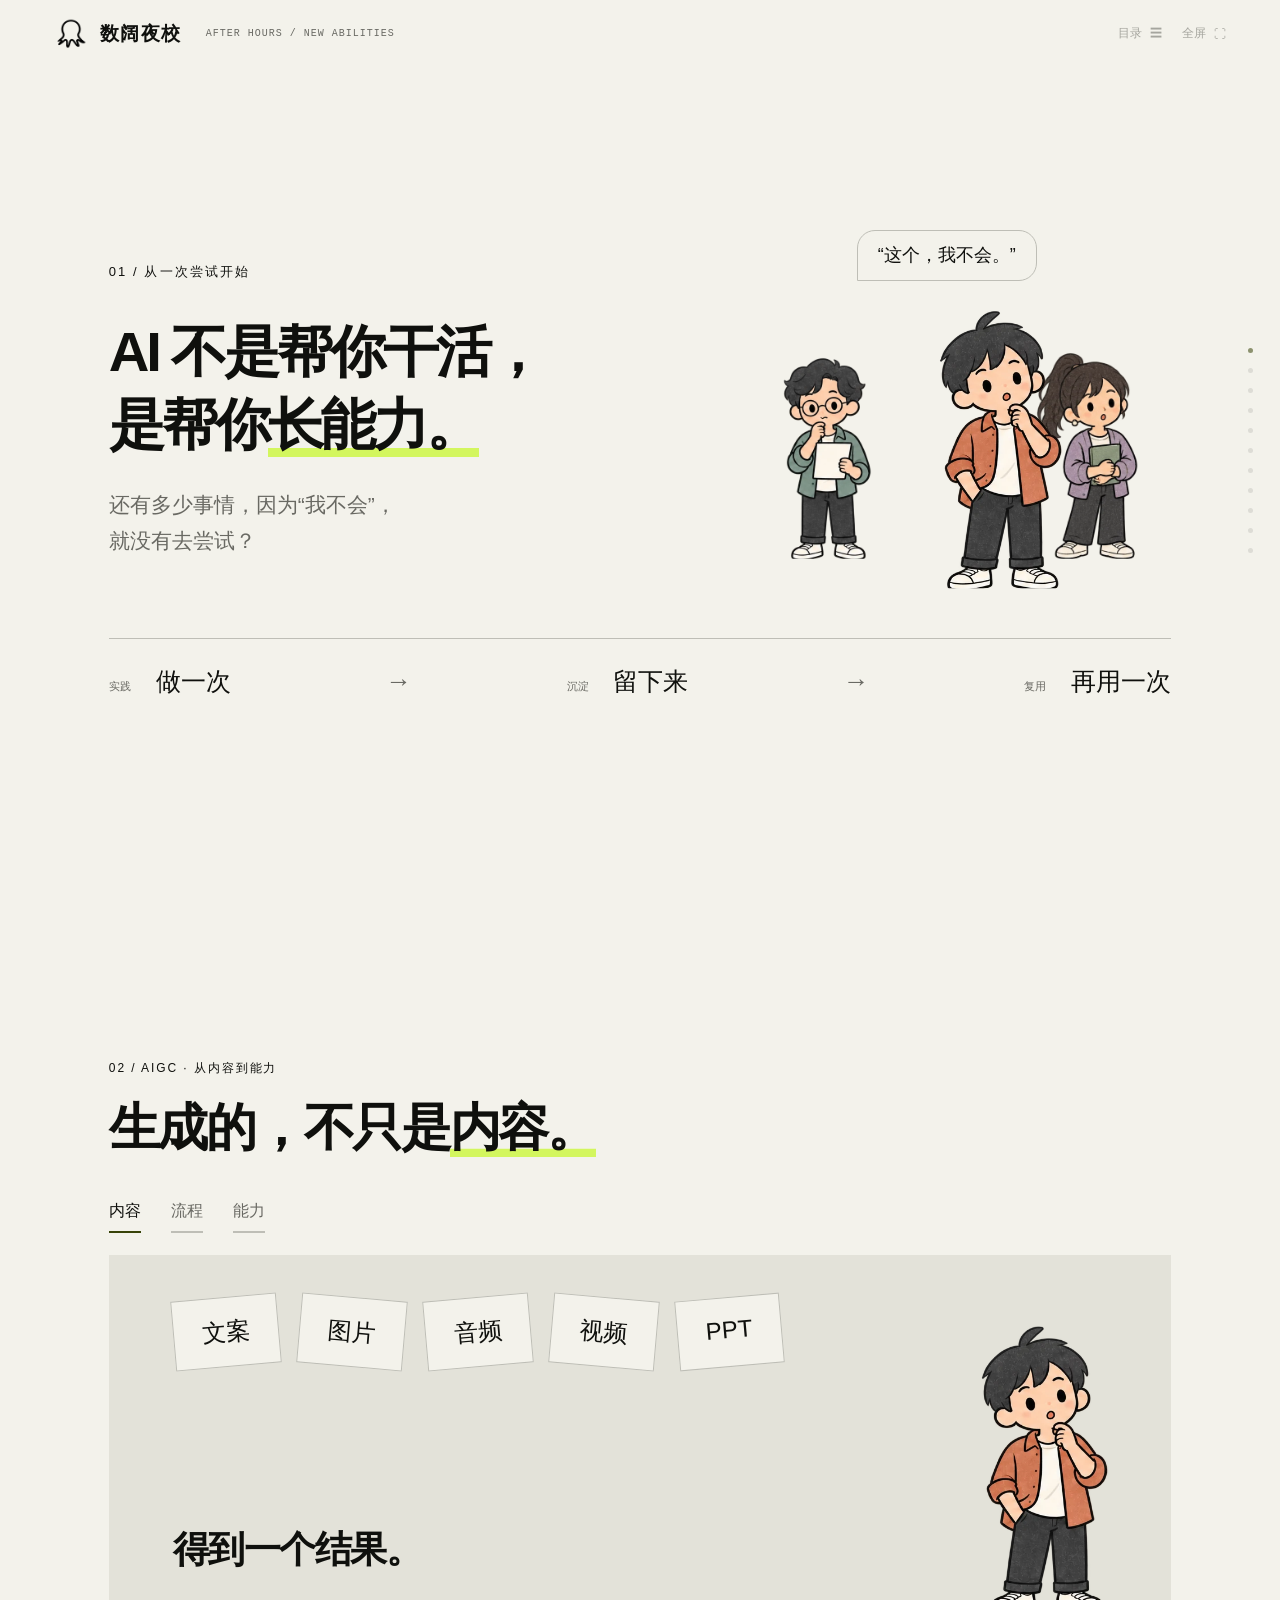
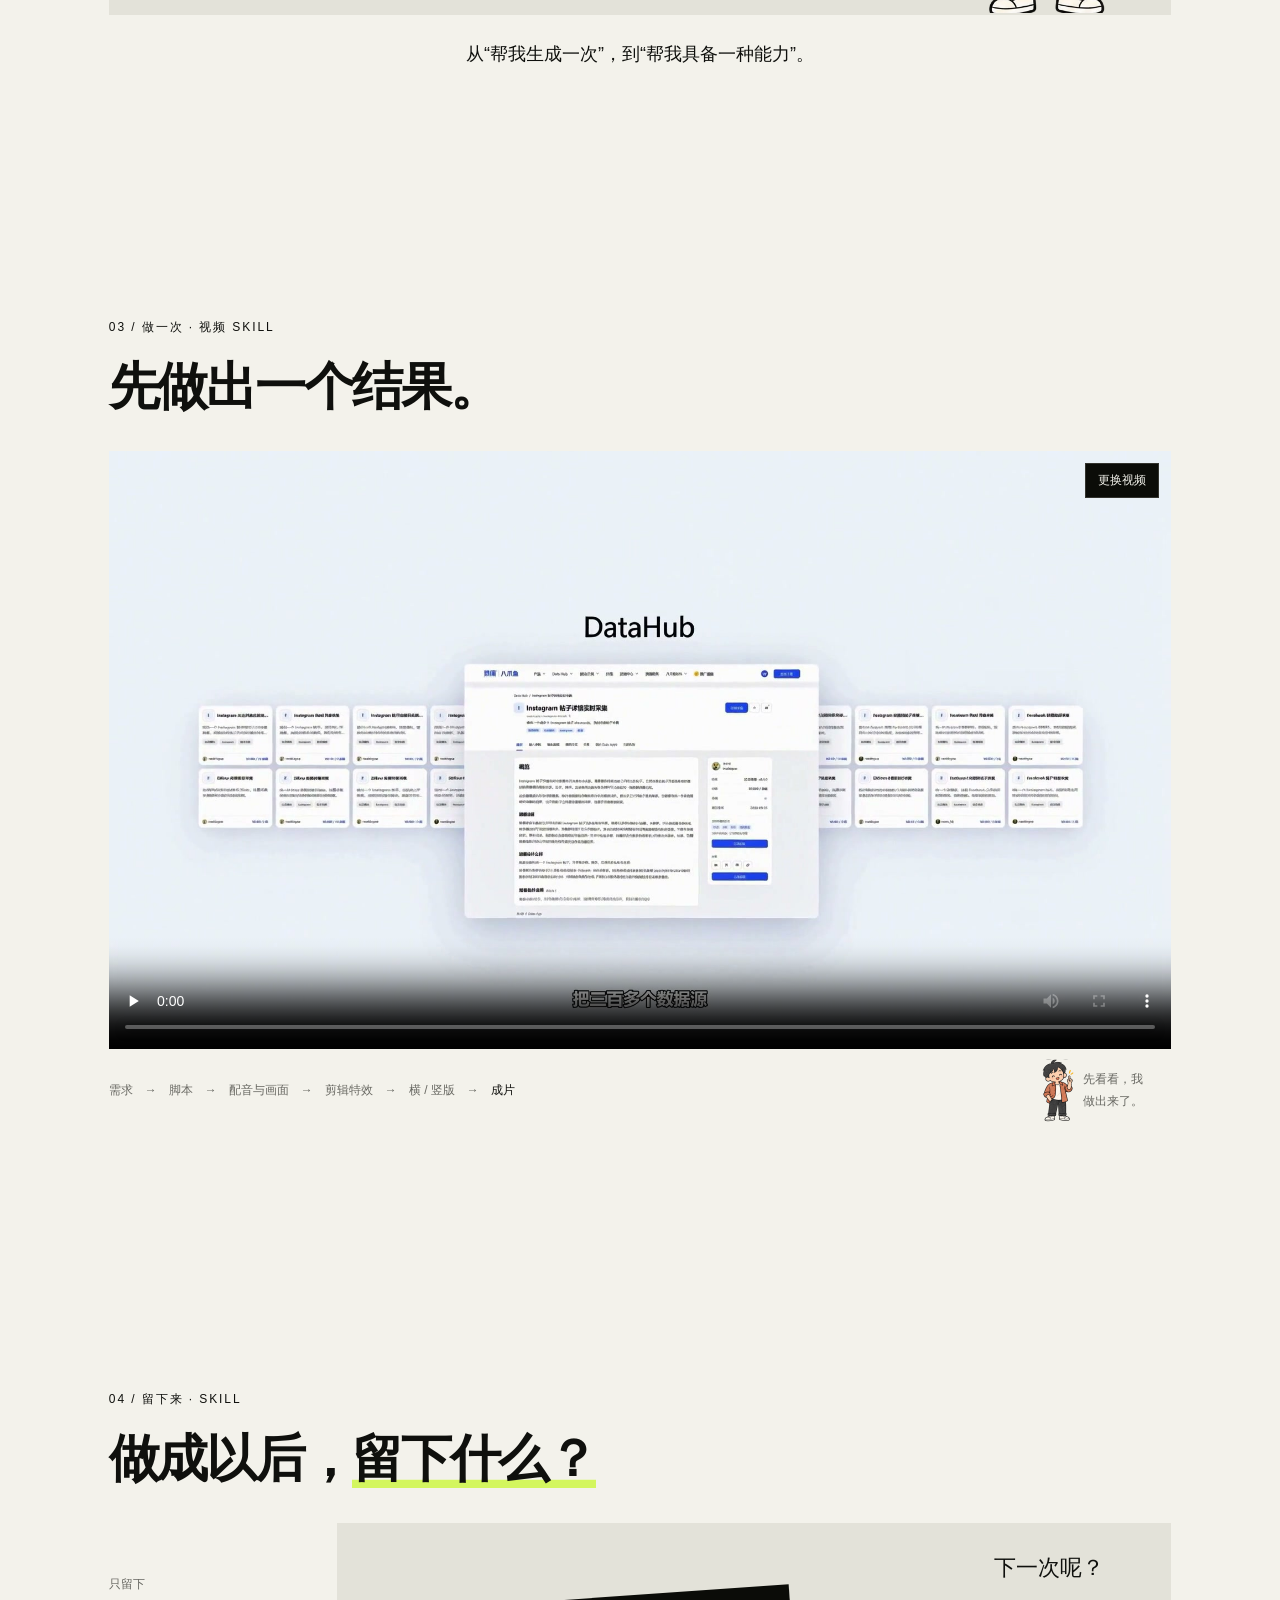
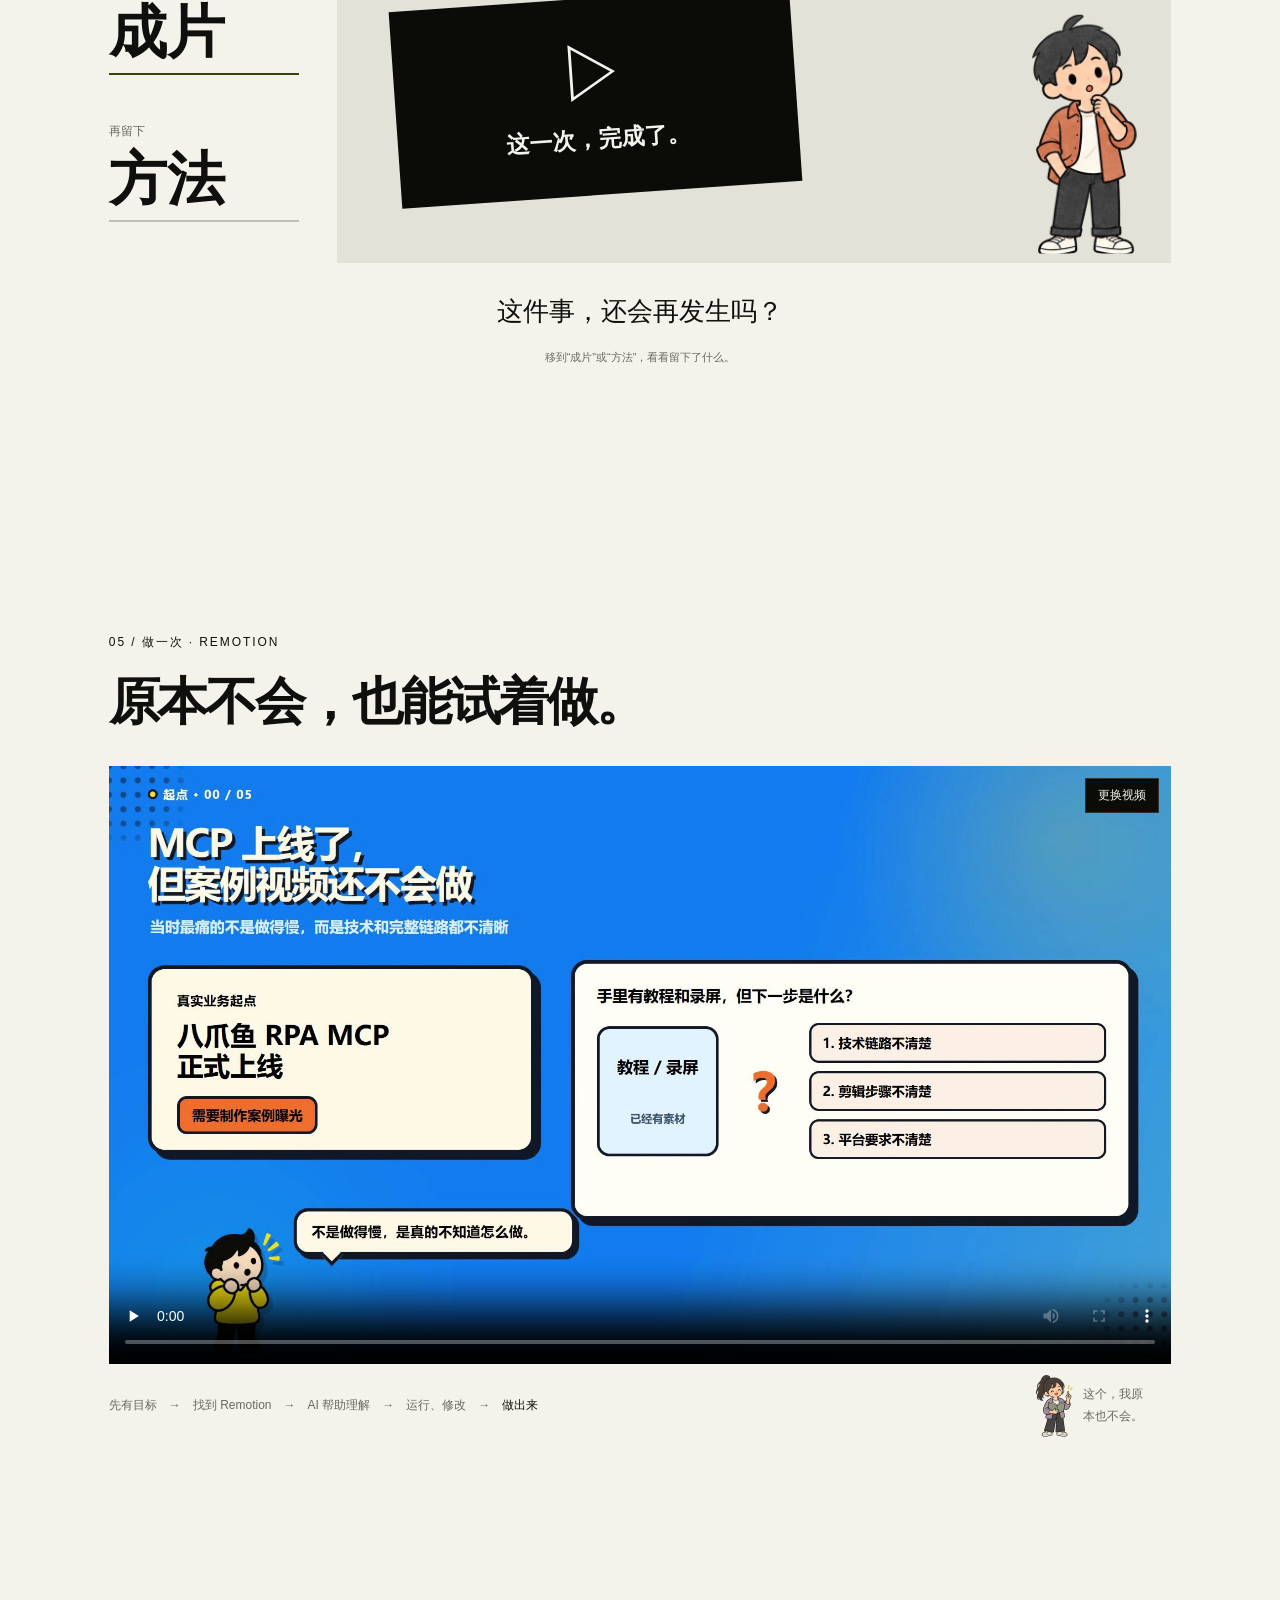
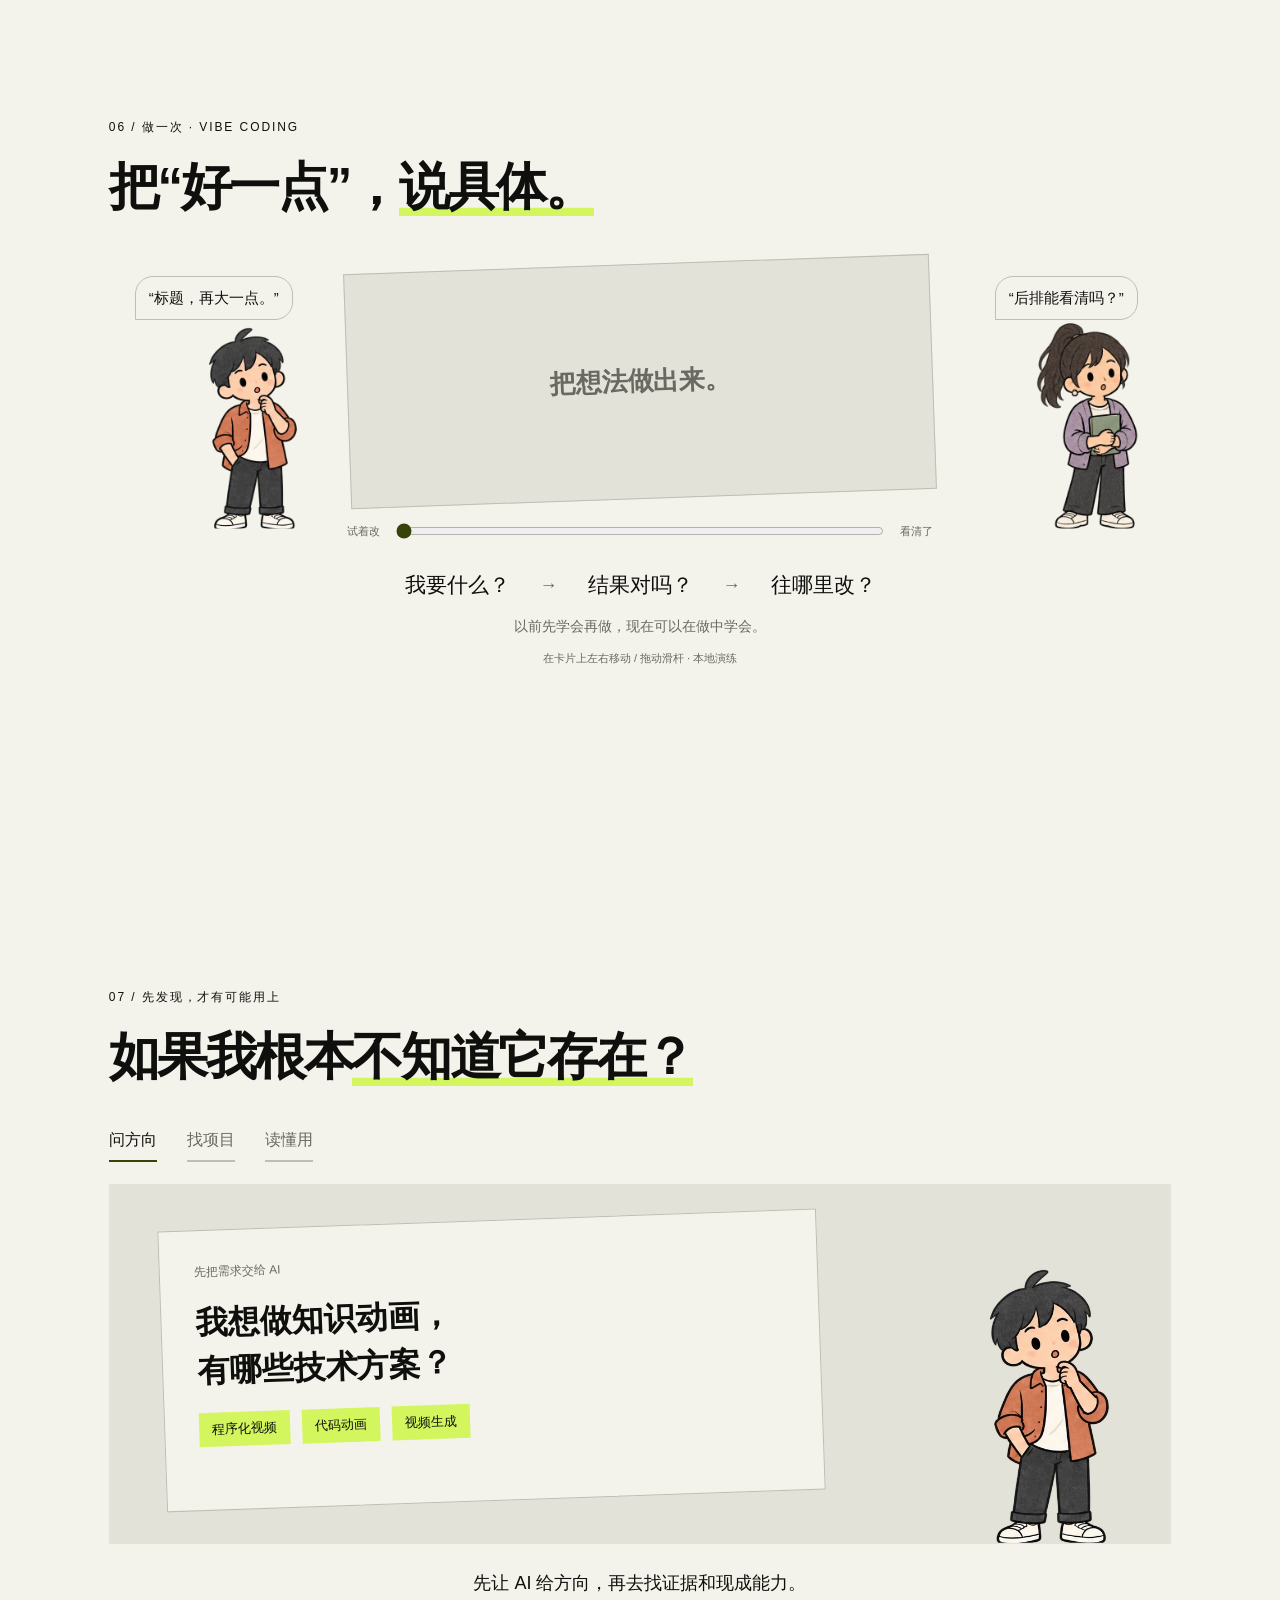
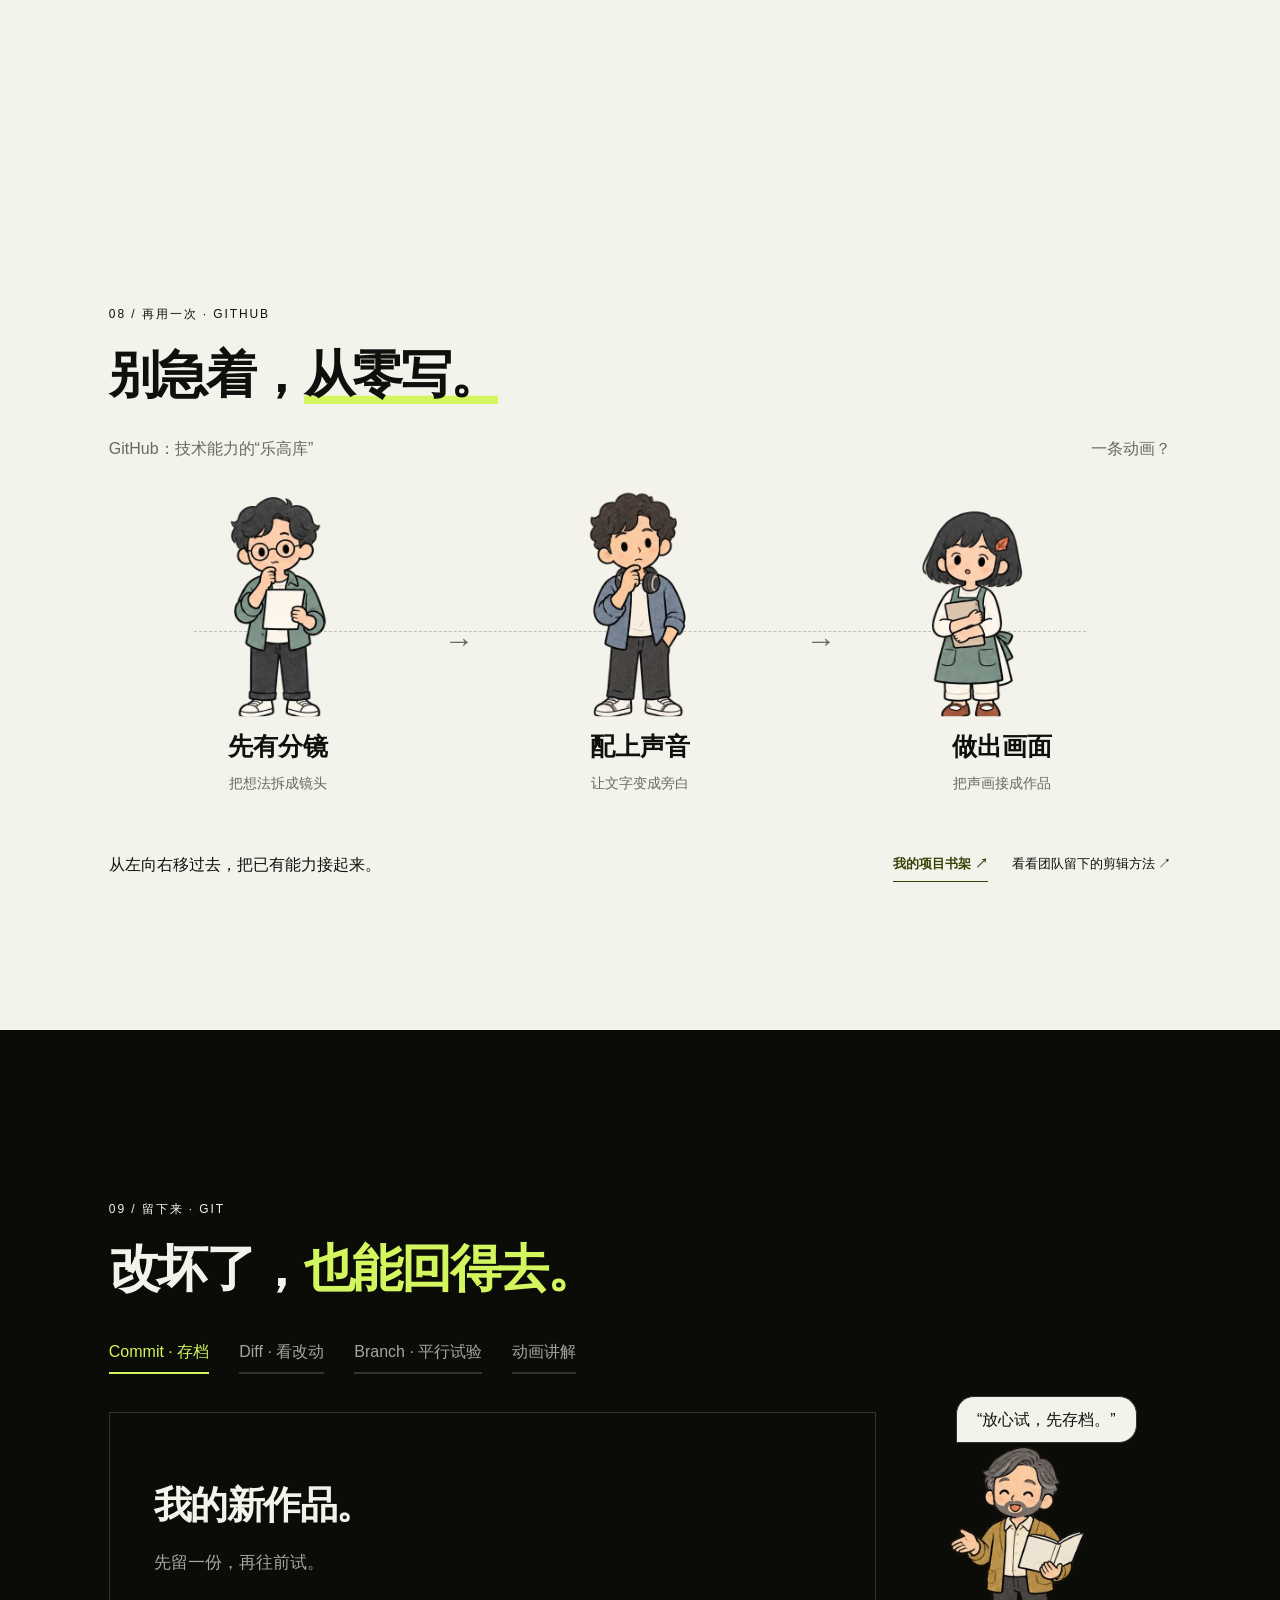
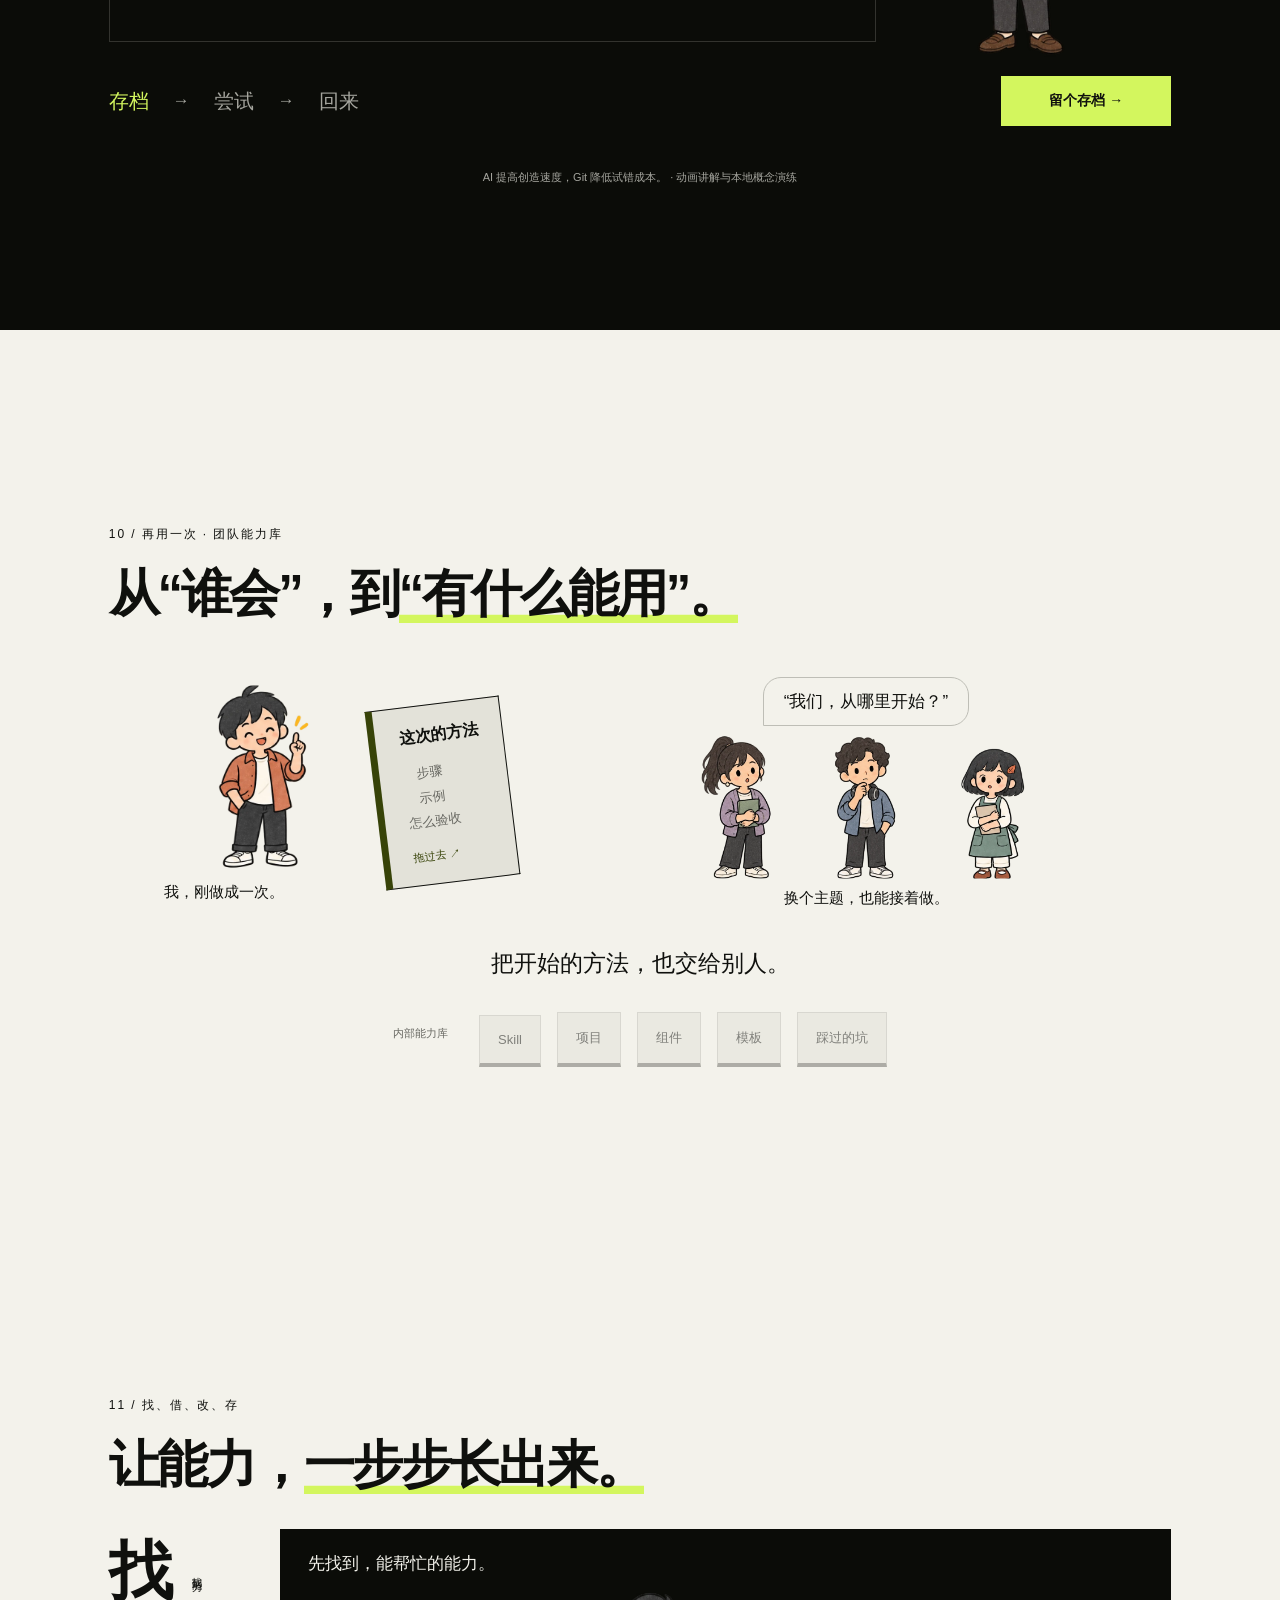
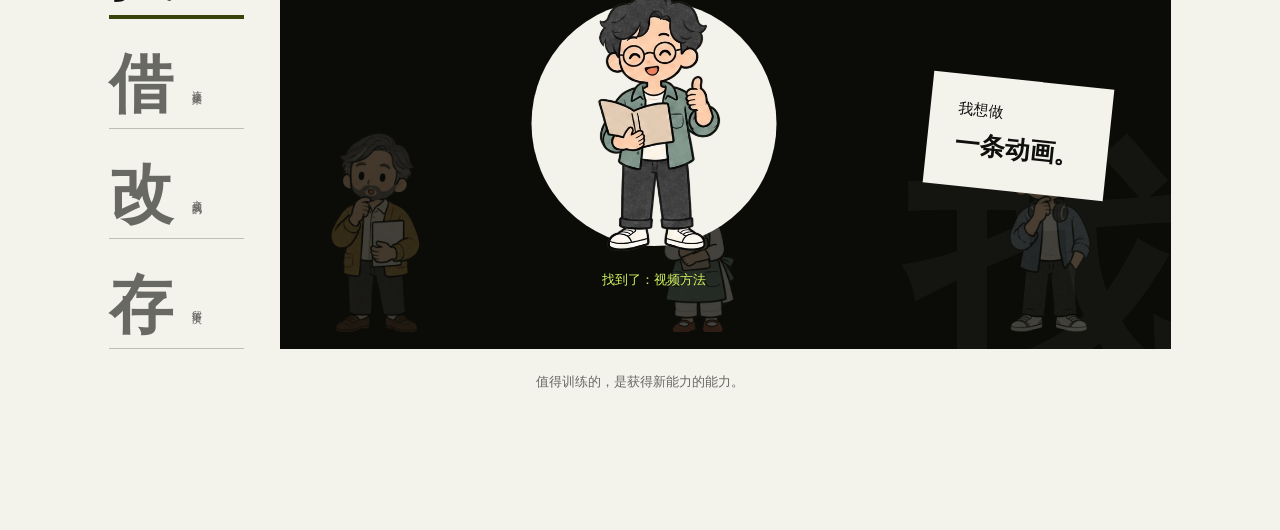
<file: index.html>
<!doctype html>
<html lang="zh-CN">
<head>
  <meta charset="UTF-8"><meta name="viewport" content="width=device-width, initial-scale=1">
  <meta name="theme-color" content="#171915">
  <title>数阔夜校 — AI 不是帮你干活，是帮你长能力</title>
  <meta name="description" content="从 AIGC、Skill、Vibe Coding 到 GitHub，重新理解 AI 时代的能力边界。数阔夜校现场互动展示。">
  <link rel="preload" as="image" href="assets/night-school-classmates-clean.webp" fetchpriority="high">
  <link rel="preload" as="image" href="assets/night-school-new-classmates.webp" fetchpriority="high">
  <link rel="icon" type="image/png" sizes="256x256" href="assets/favicon-octopus.png?v=24">
  <link rel="shortcut icon" href="assets/favicon-octopus.ico?v=24">
  <link rel="apple-touch-icon" href="assets/favicon-octopus.png?v=24">
  <link rel="stylesheet" href="tokens.css?v=24"><link rel="stylesheet" href="style.css?v=24"><link rel="stylesheet" href="story.css?v=24"><link rel="stylesheet" href="focus.css?v=24"><link rel="stylesheet" href="speaker.css?v=24">
  <script src="config.js?v=24" defer></script><script src="app.js?v=24" defer></script><script src="story.js?v=24" defer></script><script src="speaker.js?v=24" defer></script>
</head>
<body>
<a class="skip" href="#story">进入正文</a>
<header class="masthead">
  <a class="brand" href="#opening" aria-label="数阔夜校首页"><img class="brand-logo" style="background:transparent" src="assets/octopus-logo-white.webp" alt="" width="40" height="40"><b>数阔夜校</b><span class="brand-en">AFTER HOURS / NEW ABILITIES</span></a>
  <div class="header-actions"><button id="notes-open" title="讲解提示 N">讲解提示 <small>N</small></button><button id="menu-open" title="章节目录 G">目录 <span aria-hidden="true">☰</span></button><button id="fullscreen" title="全屏 F">全屏 <span aria-hidden="true">⛶</span></button></div>
</header>
<nav class="chapter-rail" aria-label="页面快捷导航"></nav>
<main id="story">
<section class="scene story-scene light" id="opening" data-title="不会，也可以开始" data-chapter="做一次" data-note="不要从Prompt或工具培训开始。先问：还有多少事情，因为“我不会”而没有尝试？可以举不会剪视频、做动画、写前端、甚至不知道该用什么技术的例子。移到人物上，变成“先试出来”。强调今天讲的是获得能力的方式，主线是做一次、留下来、再用一次。"><div class="scene-content"><div class="story-opening"><div><p class="eyebrow">01 / 从一次尝试开始</p><h1>AI 不是帮你干活，<br>是帮你<span class="ink-underline">长能力。</span></h1><p class="opening-line">还有多少事情，因为“我不会”，<br>就没有去尝试？</p></div><button class="opening-cast" id="hello" aria-label="试着开始：悬停或点选人物"><span class="speech" id="hello-words">“这个，我不会。”</span><span class="cast maker" data-happy="false" aria-hidden="true"></span><span class="cast learner" id="hello-person" data-happy="false" aria-hidden="true"></span><span class="cast planner" data-happy="false" aria-hidden="true"></span></button></div><div class="three-beats"><span><small>实践</small> 做一次</span><i>→</i><span><small>沉淀</small> 留下来</span><i>→</i><span><small>复用</small> 再用一次</span></div></div></section>
<section class="scene story-scene light" id="aigc" data-title="从生成内容，到获得能力" data-chapter="做一次" data-note="用讲稿第一节承接开场。移到内容：大家熟悉的文案、图片、音频、视频、PPT。移到流程：这些产物被组织成连续做事的步骤。移到能力：流程、工具与经验留下来，下一次还能调用。不要把能力理解成瞬间精通，人仍要理解和验收。这是概念示意，下一屏用真实视频Skill举例。"><div class="scene-content"><div class="story-heading"><p class="eyebrow">02 / AIGC · 从内容到能力</p><h2>生成的，不只是<span class="ink-underline">内容。</span></h2></div><div class="speaker-tabs" role="group" aria-label="切换讲解画面"><button data-growth="content" aria-pressed="true" aria-controls="growth-content">内容</button><button data-growth="flow" aria-pressed="false" aria-controls="growth-flow">流程</button><button data-growth="ability" aria-pressed="false" aria-controls="growth-ability">能力</button></div><div class="growth-stage"><div class="growth-panel" id="growth-content"><div class="content-cloud"><span>文案</span><span>图片</span><span>音频</span><span>视频</span><span>PPT</span></div><div class="growth-person"><span class="cast learner" data-happy="false" aria-hidden="true"></span></div><strong class="growth-title">得到一个结果。</strong></div><div class="growth-panel" id="growth-flow" hidden><div class="flow-ribbon"><span>需求</span><i>→</i><span>脚本</span><i>→</i><span>声画</span><i>→</i><span>成片</span></div><div class="growth-person"><span class="cast sound" data-happy="true" aria-hidden="true"></span></div><strong class="growth-title">连成一套做法。</strong></div><div class="growth-panel" id="growth-ability" hidden><div class="ability-volume"><small>流程 + 工具 + 经验</small><strong>我能做了。</strong><span>下一次，还能继续调用。</span></div><div class="growth-person"><span class="cast mentor" data-happy="true" aria-hidden="true"></span></div></div></div><p class="speaker-conclusion">从“帮我生成一次”，到“帮我具备一种能力”。</p></div></section>
<section class="scene story-scene light" id="video-skill" data-title="先做出一个结果。" data-chapter="做一次" data-note="播放真实视频Skill成片。看完沿下方流程讲：需求理解→脚本拆解→配音→画面→剪辑与效果→横竖尺寸适配→成片。重点不是展示一个很厉害的Skill，而是引出为什么封装：每次从头和AI交代步骤，仍然是在重复劳动。视频是用户提供的真实成片，流程依据本次讲稿概括，不由网页现场生成。"><div class="scene-content"><div class="story-heading"><p class="eyebrow">03 / 做一次 · 视频 SKILL</p><h2>先做出一个结果。</h2></div><div class="screening"><div class="media-stage" data-media="skill"><div class="media-empty"><div class="film-symbol" aria-hidden="true"><span></span><span></span><span></span></div><p class="media-title">让想法，成为影像。</p><p class="media-status">待接入你的真实视频 Skill 成片</p><label class="solid-button file-label">接入本地视频 <span>↗</span><input type="file" accept="video/*" data-video-input="skill"></label></div><video controls playsinline preload="none" poster="assets/video-skill-poster.jpg" hidden aria-label="视频 Skill 成片"></video><button class="media-replace" data-replace="skill" hidden>更换视频</button></div></div><div class="screening-meta"><div class="evidence-path" aria-label="视频Skill流程"><span>需求</span><i>→</i><span>脚本</span><i>→</i><span>配音与画面</span><i>→</i><span>剪辑特效</span><i>→</i><span>横 / 竖版</span><i>→</i><strong>成片</strong></div><div class="screening-friend"><span class="cast learner" data-happy="true" aria-hidden="true"></span><p>先看看，我做出来了。</p></div></div></div></section>
<section class="scene story-scene light" id="workflow" data-title="留结果，也留方法" data-chapter="留下来" data-note="移到“成片”，整幅画面是一份结果和下一次的疑问；移到“方法”，变成方法本和下一次复用的起点。问自己：这件事以后还会不会发生？如果会，就值得封装。讲稿结论：不要只保存结果，要开始保存能力。Skill留下成功的步骤、经验与验收方式，使用时仍需适配和判断。"><div class="scene-content"><div class="story-heading"><p class="eyebrow">04 / 留下来 · SKILL</p><h2>做成以后，<span class="ink-underline">留下什么？</span></h2></div><div class="keep-theatre"><div class="keep-choices" role="group" aria-label="留下什么"><button data-keep="result" aria-pressed="true"><small>只留下</small><strong>成片</strong></button><button data-keep="method" aria-pressed="false"><small>再留下</small><strong>方法</strong></button></div><div class="keep-stage" id="keep-stage" data-mode="result"><div class="keep-result"><div class="film-result"><span aria-hidden="true">▷</span><strong>这一次，完成了。</strong></div><span class="cast learner" data-happy="false" aria-hidden="true"></span><span class="next-question">下一次呢？</span></div><div class="keep-method" hidden><div class="open-method"><span>这次怎么做</span><strong>方法</strong><p>步骤<br>示例<br>验收</p></div><div class="next-works"><span>下一个主题</span><span>下一个作品</span><span>下一位同事</span></div><span class="cast maker" data-happy="true" aria-hidden="true"></span></div></div></div><p class="one-thought" id="keep-thought" role="status">这件事，还会再发生吗？</p><p class="gesture-hint">移到“成片”或“方法”，看看留下了什么。</p></div></section>
<section class="scene story-scene light" id="remotion" data-title="原本不会，也能试着做。" data-chapter="做一次" data-note="播放真实知识动画。说明自己原本不是Remotion开发者。沿下面路径讲：先想做知识动画，再寻找程序化视频方案、发现Remotion，把文档交给AI，理解项目、搭环境、运行、看结果、继续改，再加配音调时间轴。完整经历由讲者口述；页面只留关键路径。"><div class="scene-content"><div class="story-heading"><p class="eyebrow">05 / 做一次 · REMOTION</p><h2>原本不会，也能试着做。</h2></div><div class="screening"><div class="media-stage remotion-stage" data-media="remotion"><div class="media-empty"><div class="knowledge-symbol" aria-hidden="true"><span>想法</span><i>↔</i><span>作品</span></div><p class="media-status">待接入你的真实 Remotion 知识动画</p><label class="solid-button file-label">接入本地视频 <span>↗</span><input type="file" accept="video/*" data-video-input="remotion"></label></div><video controls playsinline preload="none" poster="assets/remotion-poster.jpg" hidden aria-label="Remotion 知识动画"></video><button class="media-replace" data-replace="remotion" hidden>更换视频</button></div></div><div class="screening-meta"><div class="evidence-path"><span>先有目标</span><i>→</i><span>找到 Remotion</span><i>→</i><span>AI 帮助理解</span><i>→</i><span>运行、修改</span><i>→</i><strong>做出来</strong></div><div class="screening-friend"><span class="cast planner" data-happy="true" aria-hidden="true"></span><p>这个，我原本也不会。</p></div></div></div></section>
<section class="scene story-scene light" id="human-ai" data-title="把要求说具体" data-chapter="做一次" data-note="在卡片上左右移动或拖滑杆，看具体要求怎样改变实际HTML。不是只让AI写代码，而是先开始做，在做的过程中学会；并不是知识不重要。人的三个判断：我要什么、结果是不是我要的、下一步往哪里改。补充学习和完成任务可以交替发生。此处是预设演练，不是在线AI。"><div class="scene-content"><div class="story-heading"><p class="eyebrow">06 / 做一次 · VIBE CODING</p><h2>把“好一点”，<span class="ink-underline">说具体。</span></h2></div><div class="clarity-story"><div class="story-person"><p class="speech">“标题，再大一点。”</p><span class="cast learner" data-happy="false" aria-hidden="true"></span></div><div class="clarity-work"><div id="clarity-card"><p id="clarity-title">把想法做出来。</p></div><label class="clarity-control"><span>试着改</span><input id="clarity-range" type="range" min="0" max="100" value="0" aria-label="主题清晰程度"><span>看清了</span></label></div><div class="story-person"><p class="speech" id="clarity-words">“后排能看清吗？”</p><span class="cast planner" id="clarity-person" data-happy="false" aria-hidden="true"></span></div></div><div class="human-judgments"><span>我要什么？</span><i>→</i><span>结果对吗？</span><i>→</i><span>往哪里改？</span></div><p class="speaker-conclusion">以前先学会再做，现在可以在做中学会。</p><p class="gesture-hint">在卡片上左右移动 / 拖动滑杆 · 本地演练</p></div></section>
<section class="scene story-scene light" id="discover" data-title="不知道它存在，怎么办？" data-chapter="再用一次" data-note="讲稿第五到第七节的转折：发现Remotion之前，我怎么知道它存在？让观众先停在“我想做知识动画”的需求。移到问方向，把业务问题变成技术关键词；移到找项目，看到GitHub、官方文档、社区中可寻找的项目、库、API、Skill、模板；移到读懂用，用做什么、适不适合、怎么运行、从哪改四问让AI帮助理解。画面是提问方法示意，不是在线检索结果。"><div class="scene-content"><div class="story-heading"><p class="eyebrow">07 / 先发现，才有可能用上</p><h2>如果我根本<span class="ink-underline">不知道它存在？</span></h2></div><div class="speaker-tabs" role="group" aria-label="切换讲解画面"><button data-discover="ask" aria-pressed="true" aria-controls="discover-ask">问方向</button><button data-discover="find" aria-pressed="false" aria-controls="discover-find">找项目</button><button data-discover="read" aria-pressed="false" aria-controls="discover-read">读懂用</button></div><div class="discover-stage"><div class="discover-panel" id="discover-ask"><div class="question-note"><small>先把需求交给 AI</small><strong>我想做知识动画，<br>有哪些技术方案？</strong><div class="keyword-trail"><span>程序化视频</span><span>代码动画</span><span>视频生成</span></div></div><span class="cast learner" data-happy="false" aria-hidden="true"></span></div><div class="discover-panel" id="discover-find" hidden><div class="project-shelf"><span>项目</span><span>库</span><span>API</span><span>Skill</span><span>模板</span></div><div class="where-to-look"><strong>先找现成的。</strong><span>GitHub / 官方文档 / 社区</span></div><span class="cast planner" data-happy="true" aria-hidden="true"></span></div><div class="discover-panel" id="discover-read" hidden><div class="read-map"><span>做什么？</span><span>适合我吗？</span><span>怎么运行？</span><span>从哪里改？</span></div><span class="cast maker" data-happy="true" aria-hidden="true"></span><strong class="read-claim">技术资料，<br>也能读懂、用起来。</strong></div></div><p class="speaker-conclusion">先让 AI 给方向，再去找证据和现成能力。</p></div></section>
<section class="scene story-scene light" id="github" data-title="借用已有能力" data-chapter="再用一次" data-note="承接前页的先找现成。把GitHub讲成技术能力仓库、技术乐高库：项目、库、API、Skill、模板都可能成为起点。可以口述PDF转图片、截图、识图、音频分析、网页监测等场景。用三位同学示意文字经分镜、配音、画面成为视频，鼠标从左向右接上能力。打开真实团队剪辑仓库，说明先跑最小案例，再让AI按需求改。无需保证所有现成方案都可靠，仍要读说明和验证。"><div class="scene-content"><div class="story-heading"><p class="eyebrow">08 / 再用一次 · GITHUB</p><h2>别急着，<span class="ink-underline">从零写。</span></h2></div><div class="borrow-route"><span>GitHub：技术能力的“乐高库”</span><span id="borrow-output" role="status">一条动画？</span></div><div class="borrow-cast" role="group" aria-label="依次借用已有能力"><button data-borrow="0" aria-pressed="false"><span class="cast maker" id="borrow-person-0" data-happy="false" aria-hidden="true"></span><strong>先有分镜</strong><span>把想法拆成镜头</span></button><i aria-hidden="true">→</i><button data-borrow="1" aria-pressed="false"><span class="cast sound" id="borrow-person-1" data-happy="false" aria-hidden="true"></span><strong>配上声音</strong><span>让文字变成旁白</span></button><i aria-hidden="true">→</i><button data-borrow="2" aria-pressed="false"><span class="cast colleague" id="borrow-person-2" data-happy="false" aria-hidden="true"></span><strong>做出画面</strong><span>把声画接成作品</span></button></div><div class="story-bottom"><p id="borrow-thought" role="status">从左向右移过去，把已有能力接起来。</p><div class="borrow-links"><button id="projects-open" aria-haspopup="dialog" aria-controls="projects-dialog">我的项目书架 <span aria-hidden="true">↗</span></button><a href="https://github.com/Bethxx-Skieer/bazhuayu-vedio-cut" target="_blank" rel="noopener noreferrer">看看团队留下的剪辑方法 ↗</a></div></div></div></section>
<section class="scene story-scene dark" id="git" data-title="留一个能回来的地方" data-chapter="留下来" data-note="先讲AI改得快，也可能把已有功能改没。不要把“恢复刚才版本”完全寄托给AI记忆。先依次演练三个概念，最后播放由解释动画Skill制作的Git短片，帮观众串起方法：Commit用一个按钮存档→改坏→恢复；Diff真实改变右侧字号与底色，同时显示相对于原版的变化；Branch只改变试验线，左侧主线保持原样。这里是本地概念演练，不执行Git命令。收束：AI提高创造速度，Git降低试错成本。"><div class="scene-content"><div class="story-heading"><p class="eyebrow">09 / 留下来 · GIT</p><h2>改坏了，<span class="lime">也能回得去。</span></h2></div><div class="speaker-tabs" role="group" aria-label="切换讲解画面"><button data-gitmode="commit" aria-pressed="true" aria-controls="gitmode-commit">Commit · 存档</button><button data-gitmode="diff" aria-pressed="false" aria-controls="gitmode-diff">Diff · 看改动</button><button data-gitmode="branch" aria-pressed="false" aria-controls="gitmode-branch">Branch · 平行试验</button><button data-gitmode="video" aria-pressed="false" aria-controls="gitmode-video">动画讲解</button></div><div class="git-demonstrations"><div class="git-demonstration" id="gitmode-commit"><div class="safety-story"><div class="saved-work"><button id="peek-save" hidden>存档在这里 ↗</button><p id="safe-art">我的新作品。</p><span id="safe-label">先留一份，再往前试。</span></div><div class="story-person"><p class="speech" id="safe-words">“放心试，先存档。”</p><span class="cast mentor" id="safe-person" data-happy="true" aria-hidden="true"></span></div></div><div class="safety-bottom"><p class="safety-steps" id="safe-steps"><span class="active">存档</span><i>→</i><span>尝试</span><i>→</i><span>回来</span></p><button class="solid-button" id="safe-next">留个存档 →</button></div></div><div class="git-demonstration" id="gitmode-diff" hidden><div class="comparison-posters"><div class="demo-poster before"><span>上一个版本</span><strong>我的作品</strong><small>24px · 浅色底</small></div><i>→</i><div class="demo-poster" id="diff-after"><span>这一轮改动</span><strong>我的作品</strong><small id="diff-spec">24px · 浅色底</small></div></div><div class="demo-controls"><p id="diff-summary" role="status">两个版本，目前相同。</p><button class="solid-button" id="diff-change">让 AI 改一版 ↗</button></div></div><div class="git-demonstration" id="gitmode-branch" hidden><div class="comparison-posters"><div class="demo-poster"><span>主线 · 保留原样</span><strong>我的作品</strong><small>作为稳定起点</small></div><i>↗</i><div class="demo-poster" id="branch-experiment"><span>试验线 · 放心尝试</span><strong>我的作品</strong><small id="branch-spec">还没改动</small></div></div><div class="demo-controls"><p id="branch-summary" role="status">同一个起点，两条独立的路。</p><button class="solid-button" id="branch-change">只改试验线 ↗</button></div></div><div class="git-demonstration git-video" id="gitmode-video" hidden><div class="media-stage git-video-stage" data-media="git"><div class="media-empty"><p class="media-title">Git，让试错有退路。</p><p class="media-status">等待加载 Git 解释动画</p><label class="solid-button file-label">接入本地视频 <span>↗</span><input type="file" accept="video/*" data-video-input="git"></label></div><video controls playsinline preload="none" poster="assets/git-explainer-cover.webp?v=9" hidden aria-label="Git 解释动画"></video><button class="media-replace" data-replace="git" hidden>更换视频</button></div><p class="git-video-credit">解释动画 Skill 制作 · 约 3 分 15 秒<span>配乐：Limit 70 — Kevin MacLeod（CC BY 4.0）</span></p></div></div><p class="gesture-hint">AI 提高创造速度，Git 降低试错成本。 · 动画讲解与本地概念演练</p></div></section>
<section class="scene story-scene light" id="team" data-title="把方法交给下一位" data-chapter="再用一次" data-note="拖动或点选方法本，把成果背后的做法交给同事，整块接手区域被点亮，内部能力库也亮起来。口述公司可留下好的Skill、Vibe Coding项目、组件、GitHub项目、模板和踩坑经验。有需求先看内部，没有再到外面找，让AI改好后沉淀回来。关键问法从“谁会”变成“我们有没有现成能力能用”。"><div class="scene-content"><div class="story-heading"><p class="eyebrow">10 / 再用一次 · 团队能力库</p><h2>从“谁会”，到<span class="ink-underline">“有什么能用”。</span></h2></div><div class="relay-story"><div class="story-person sender"><span class="cast learner" data-happy="true" aria-hidden="true"></span><p>我，刚做成一次。</p></div><button class="method-book" id="method-book" aria-label="把方法交给同事，可拖动或点选"><span class="book-title">这次的方法</span><span class="book-lines">步骤<br>示例<br>怎么验收</span><span class="book-hint" id="book-hint">拖过去 ↗</span></button><div class="receivers" id="receivers"><p class="speech" id="relay-words" role="status">“我们，从哪里开始？”</p><div class="receiver-cast"><span class="cast planner" id="receive-0" data-happy="false" aria-hidden="true"></span><span class="cast sound" id="receive-1" data-happy="false" aria-hidden="true"></span><span class="cast colleague" id="receive-2" data-happy="false" aria-hidden="true"></span></div><p>换个主题，也能接着做。</p></div></div><p class="one-thought" id="relay-thought">把开始的方法，也交给别人。</p><div class="library-shelf" aria-label="内部能力库"><span class="library-label">内部能力库</span><span>Skill</span><span>项目</span><span>组件</span><span>模板</span><span>踩过的坑</span></div></div></section>
<section class="scene story-scene light" id="ending" data-title="找、借、改、存" data-chapter="再用一次" data-note="移到找、借、改、存切换整幅场景，每个字只讲一句：找已有能力；借来先运行；改成适合自己的；存成Skill、模板、项目和版本，再放回内部能力库。停在存，回到“获得新能力的能力”。最后邀请观众给“这个我不会”加一句：“但我能不能先和AI一起把它试出来？”"><div class="scene-content"><div class="story-heading"><p class="eyebrow">11 / 找、借、改、存</p><h2>让能力，<span class="ink-underline">一步步长出来。</span></h2></div><div class="focus-theatre"><div class="focus-words" role="group" aria-label="找借改存，切换整个场景"><button data-focus="find" aria-pressed="true" aria-controls="focus-find"><span>找</span><small>找到能力</small></button><button data-focus="borrow" aria-pressed="false" aria-controls="focus-borrow"><span>借</span><small>连接起来</small></button><button data-focus="adapt" aria-pressed="false" aria-controls="focus-adapt"><span>改</span><small>变成我的</small></button><button data-focus="keep" aria-pressed="false" aria-controls="focus-keep"><span>存</span><small>留给下次</small></button></div><div class="focus-stage" id="focus-stage" data-focus="find"><div class="focus-panel focus-find" id="focus-find"><span class="focus-caption">先找到，能帮忙的能力。</span><div class="search-people"><span class="cast mentor" data-happy="false" aria-hidden="true"></span><span class="cast colleague" data-happy="false" aria-hidden="true"></span><span class="cast sound" data-happy="false" aria-hidden="true"></span></div><div class="search-spot"><span class="cast maker" data-happy="true" aria-hidden="true"></span><span>找到了：视频方法</span></div><div class="search-request">我想做<br><strong>一条动画。</strong></div><span class="focus-watermark" aria-hidden="true">找</span></div><div class="focus-panel focus-borrow" id="focus-borrow" hidden><span class="focus-caption">让已有能力，来到我手里。</span><div class="borrow-person-left"><span class="cast learner" data-happy="true" aria-hidden="true"></span><span>我的想法</span></div><div class="borrow-bridge"><span class="flying-note">分镜</span><span class="flying-note">配音</span><span class="flying-note">画面</span><i>←</i></div><div class="borrow-person-right"><span class="cast sound" data-happy="true" aria-hidden="true"></span><span class="cast colleague" data-happy="true" aria-hidden="true"></span><span>现成的方法</span></div><span class="focus-watermark" aria-hidden="true">借</span></div><div class="focus-panel focus-adapt" id="focus-adapt" hidden><span class="focus-caption">改到，真正适合我的需求。</span><div class="before-poster"><small>原来的版本</small><span>一个想法</span></div><div class="after-poster"><small>改成我需要的样子</small><strong>我的<br>新作品。</strong><span>更清楚 · 更具体</span></div><div class="adapt-friend"><span class="cast planner" data-happy="true" aria-hidden="true"></span></div><span class="focus-watermark" aria-hidden="true">改</span></div><div class="focus-panel focus-keep" id="focus-keep" hidden><span class="focus-caption">把成功的方法，留给下一次。</span><div class="archive-friend"><span class="cast mentor" data-happy="true" aria-hidden="true"></span></div><div class="archive-sheet">一次成功的经验</div><div class="archive-book"><small>我的能力手册</small><strong>下次，<br>从这里开始。</strong><span>步骤 / 示例 / 验收</span></div><span class="focus-watermark" aria-hidden="true">存</span></div></div></div><p class="final-note">值得训练的，是获得新能力的能力。<span class="focus-status" id="focus-status" role="status">找：从已有方法开始。</span></p></div></section>
</main>
<footer class="transport"><div><span id="current-number">01</span><span class="transport-divider">/</span><span id="total-number">11</span><span id="current-title">不会，又怎样？</span></div><span class="keyboard-hint">↑ ↓ 翻页 <span>·</span> F 全屏</span><div class="transport-buttons"><button id="prev" aria-label="上一页">↑</button><button id="next" aria-label="下一页">↓</button></div><div class="progress"><span id="progress-fill"></span></div></footer>
<dialog id="projects-dialog" aria-labelledby="projects-title"><div class="dialog-head"><div><p class="eyebrow">MY OPEN-SOURCE FINDS</p><h2 id="projects-title">我的项目书架</h2></div><button data-close aria-label="关闭项目书架">×</button></div><div class="speaker-tabs project-tabs" role="group" aria-label="按用途浏览项目"><button id="projects-tab-video" data-projects="video" aria-pressed="true" aria-controls="projects-video">做视频<small>3</small></button><button id="projects-tab-explain" data-projects="explain" aria-pressed="false" aria-controls="projects-explain">讲清楚<small>3</small></button><button id="projects-tab-learn" data-projects="learn" aria-pressed="false" aria-controls="projects-learn">拓能力<small>4</small></button></div><div class="project-stage"><div class="project-panel" id="projects-video" role="region" aria-labelledby="projects-tab-video"><div class="project-mood"><p>把声音、画面，<br>接成一个作品。</p><span class="cast sound" data-happy="true" aria-hidden="true"></span><small>我找到的一些好项目</small></div><div class="project-list"><div class="project-row"><div class="project-row-head"><a href="https://github.com/juanjuanjie/indexTTS-bili-cloner" target="_blank" rel="noopener noreferrer" title="juanjuanjie/indexTTS-bili-cloner">IndexTTS <span aria-hidden="true">↗</span></a><small>配音</small></div><p>参考音频生成相似音色，带 WebUI 和 B 站音频入口。</p></div><div class="project-row"><div class="project-row-head"><a href="https://github.com/remotion-dev/remotion" target="_blank" rel="noopener noreferrer" title="remotion-dev/remotion">Remotion <span aria-hidden="true">↗</span></a><small>知识动画</small></div><p>用 React 和代码组织画面、时间轴，生成可修改的动画。</p></div><div class="project-row"><div class="project-row-head"><a href="https://github.com/FFmpeg/FFmpeg" target="_blank" rel="noopener noreferrer" title="FFmpeg/FFmpeg">FFmpeg <span aria-hidden="true">↗</span></a><small>声画处理</small></div><p>转码、裁切、合成音视频与字幕，把素材接成成片。</p></div></div></div><div class="project-panel" id="projects-explain" role="region" aria-labelledby="projects-tab-explain" hidden><div class="project-mood"><p>把复杂的东西，<br>变得容易理解。</p><span class="cast maker" data-happy="true" aria-hidden="true"></span><small>我找到的一些好项目</small></div><div class="project-list"><div class="project-row"><div class="project-row-head"><a href="https://github.com/tt-a1i/archify" target="_blank" rel="noopener noreferrer" title="tt-a1i/archify">Archify <span aria-hidden="true">↗</span></a><small>交互图解</small></div><p>把想法、流程和代码库变成可探索的交互图。</p></div><div class="project-row"><div class="project-row-head"><a href="https://github.com/hugohe3/ppt-master" target="_blank" rel="noopener noreferrer" title="hugohe3/ppt-master">PPT Master <span aria-hidden="true">↗</span></a><small>演示文稿</small></div><p>把文档或主题变成可编辑 PPT，复用内容梳理与版式方法。</p></div><div class="project-row"><div class="project-row-head"><a href="https://github.com/yyfyydshh/mintlify-docs-site-sop" target="_blank" rel="noopener noreferrer" title="yyfyydshh/mintlify-docs-site-sop">Mintlify 文档 SOP <span aria-hidden="true">↗</span></a><small>文档沉淀</small></div><p>复用文档站搭建、迁移、验证、发布和维护的完整流程。</p></div></div></div><div class="project-panel" id="projects-learn" role="region" aria-labelledby="projects-tab-learn" hidden><div class="project-mood"><p>借一个起点，<br>试一件新的事。</p><span class="cast mentor" data-happy="true" aria-hidden="true"></span><small>我找到的一些好项目</small></div><div class="project-list"><div class="project-row"><div class="project-row-head"><a href="https://github.com/godotengine/godot" target="_blank" rel="noopener noreferrer" title="godotengine/godot">Godot <span aria-hidden="true">↗</span></a><small>互动作品</small></div><p>开源 2D / 3D 游戏引擎，从编辑器和示例开始做互动作品。</p></div><div class="project-row"><div class="project-row-head"><a href="https://github.com/deepseek-ai/deepseek-harness" target="_blank" rel="noopener noreferrer" title="deepseek-ai/deepseek-harness">DeepSeek Harness <span aria-hidden="true">↗</span></a><small>Agent 框架 · 开发者预览</small></div><p>插件化的 Agent 框架，参考 AI 怎样接工具、执行任务。</p></div><div class="project-row"><div class="project-row-head"><a href="https://github.com/VoltAgent/awesome-design-md" target="_blank" rel="noopener noreferrer" title="VoltAgent/awesome-design-md">Awesome DESIGN.md <span aria-hidden="true">↗</span></a><small>设计参照</small></div><p>收集可给 AI 阅读的设计规范，让颜色、字体和布局有依据。</p></div><div class="project-row"><div class="project-row-head"><a href="https://github.com/Nutlope/hallmark" target="_blank" rel="noopener noreferrer" title="Nutlope/hallmark">Hallmark <span aria-hidden="true">↗</span></a><small>设计 Skill</small></div><p>给 AI 设计约束与检查方法，让界面更有辨识度。</p></div></div></div></div><p class="project-footer">先找到，再借来；让 AI 帮我理解、适配和验证。</p></dialog>
<dialog id="chapter-dialog" aria-labelledby="chapter-title"><div class="dialog-head"><div><p class="eyebrow">THE CAPABILITY JOURNEY</p><h2 id="chapter-title">今晚的能力路径</h2></div><button data-close aria-label="关闭目录">×</button></div><div id="chapter-list"></div><p class="dialog-help">点击章节跳转 · Esc 返回展示</p></dialog>
<dialog id="notes-dialog" aria-labelledby="notes-title"><div class="dialog-head"><div><p class="eyebrow">讲解提示 · 此面板会显示在当前屏幕</p><h2 id="notes-title">当前章节</h2></div><button data-close aria-label="关闭讲解提示">×</button></div><p id="notes-text"></p><div class="notes-controls"><button class="outline-button" id="notes-prev">← 上一页</button><button class="solid-button" id="notes-next">下一页 →</button></div><p class="dialog-help">正式投屏时关闭此面板，或使用文件夹中的「讲者手册」。</p></dialog>
<div id="notice" role="status" aria-live="polite"></div>
<noscript><p class="noscript">浏览器未启用 JavaScript。仍可滚动阅读全部内容；互动演示需要启用 JavaScript。</p></noscript>
</body></html>
</file>
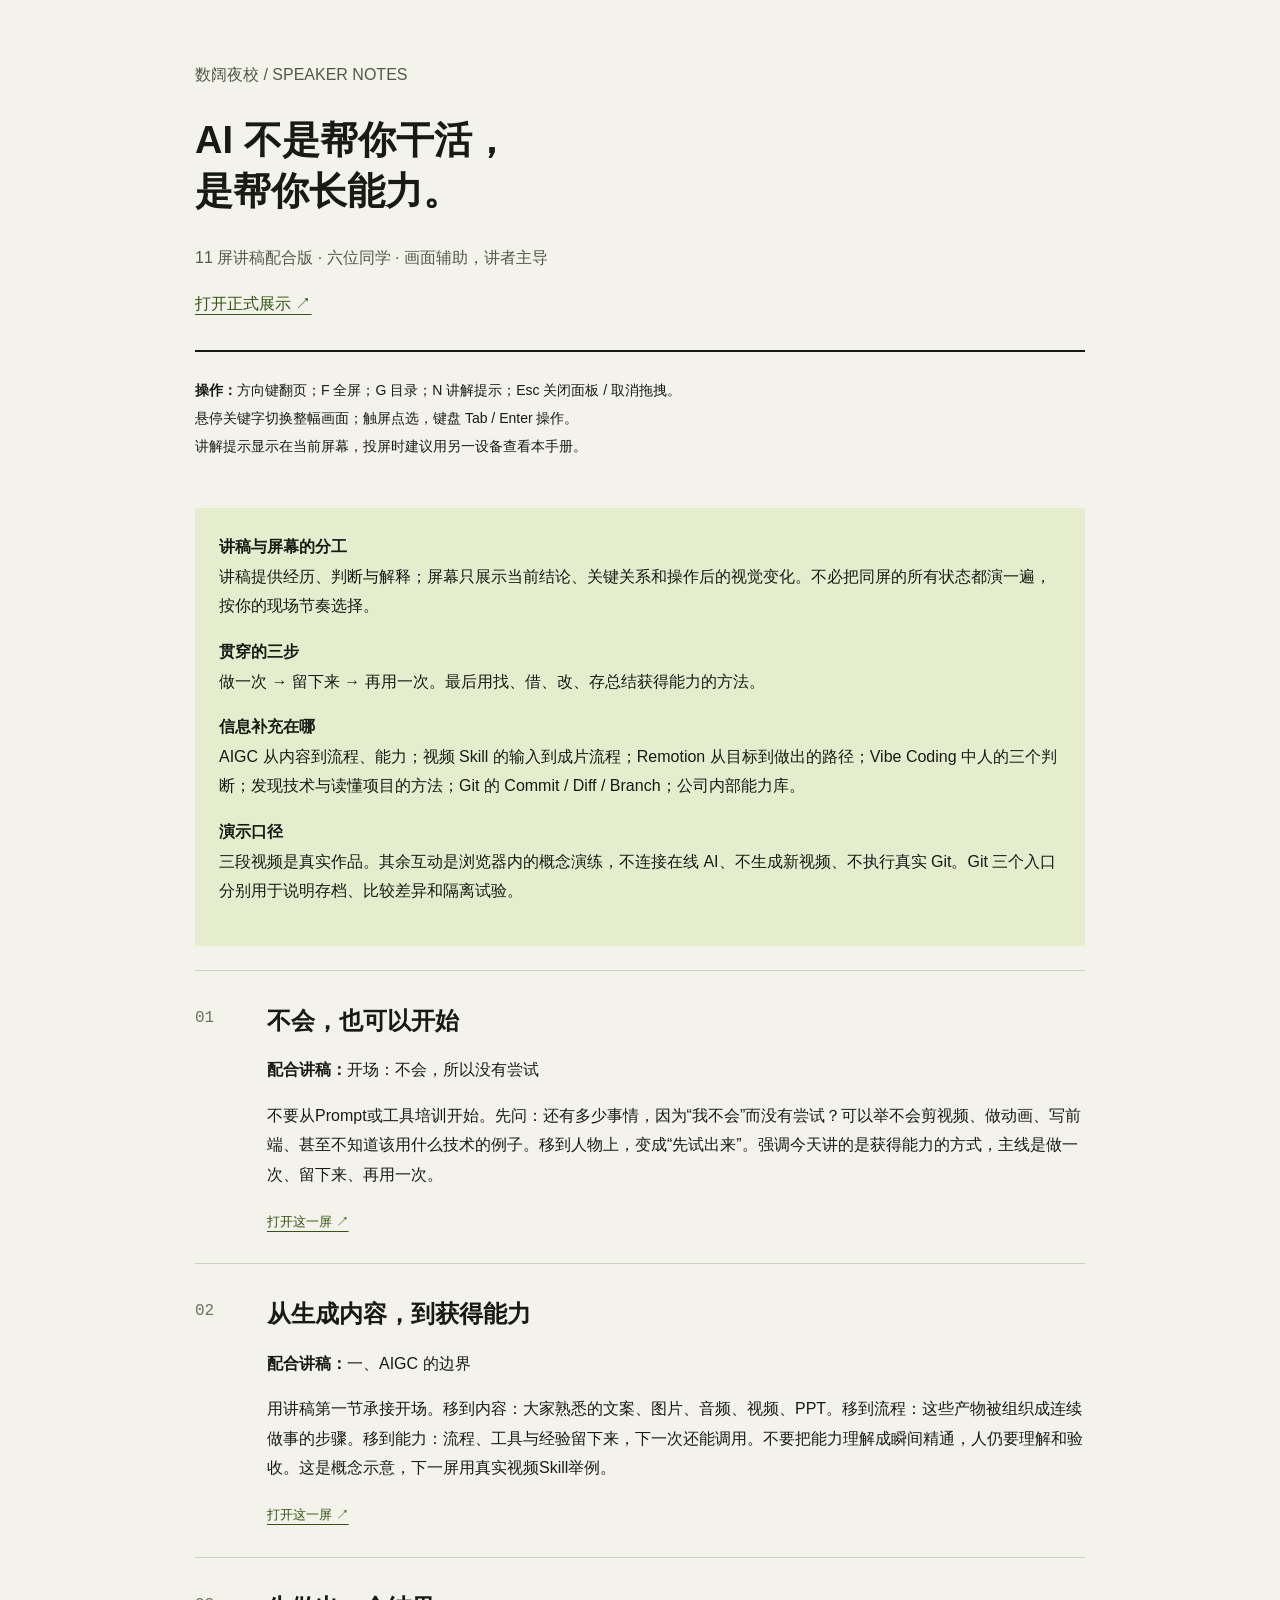
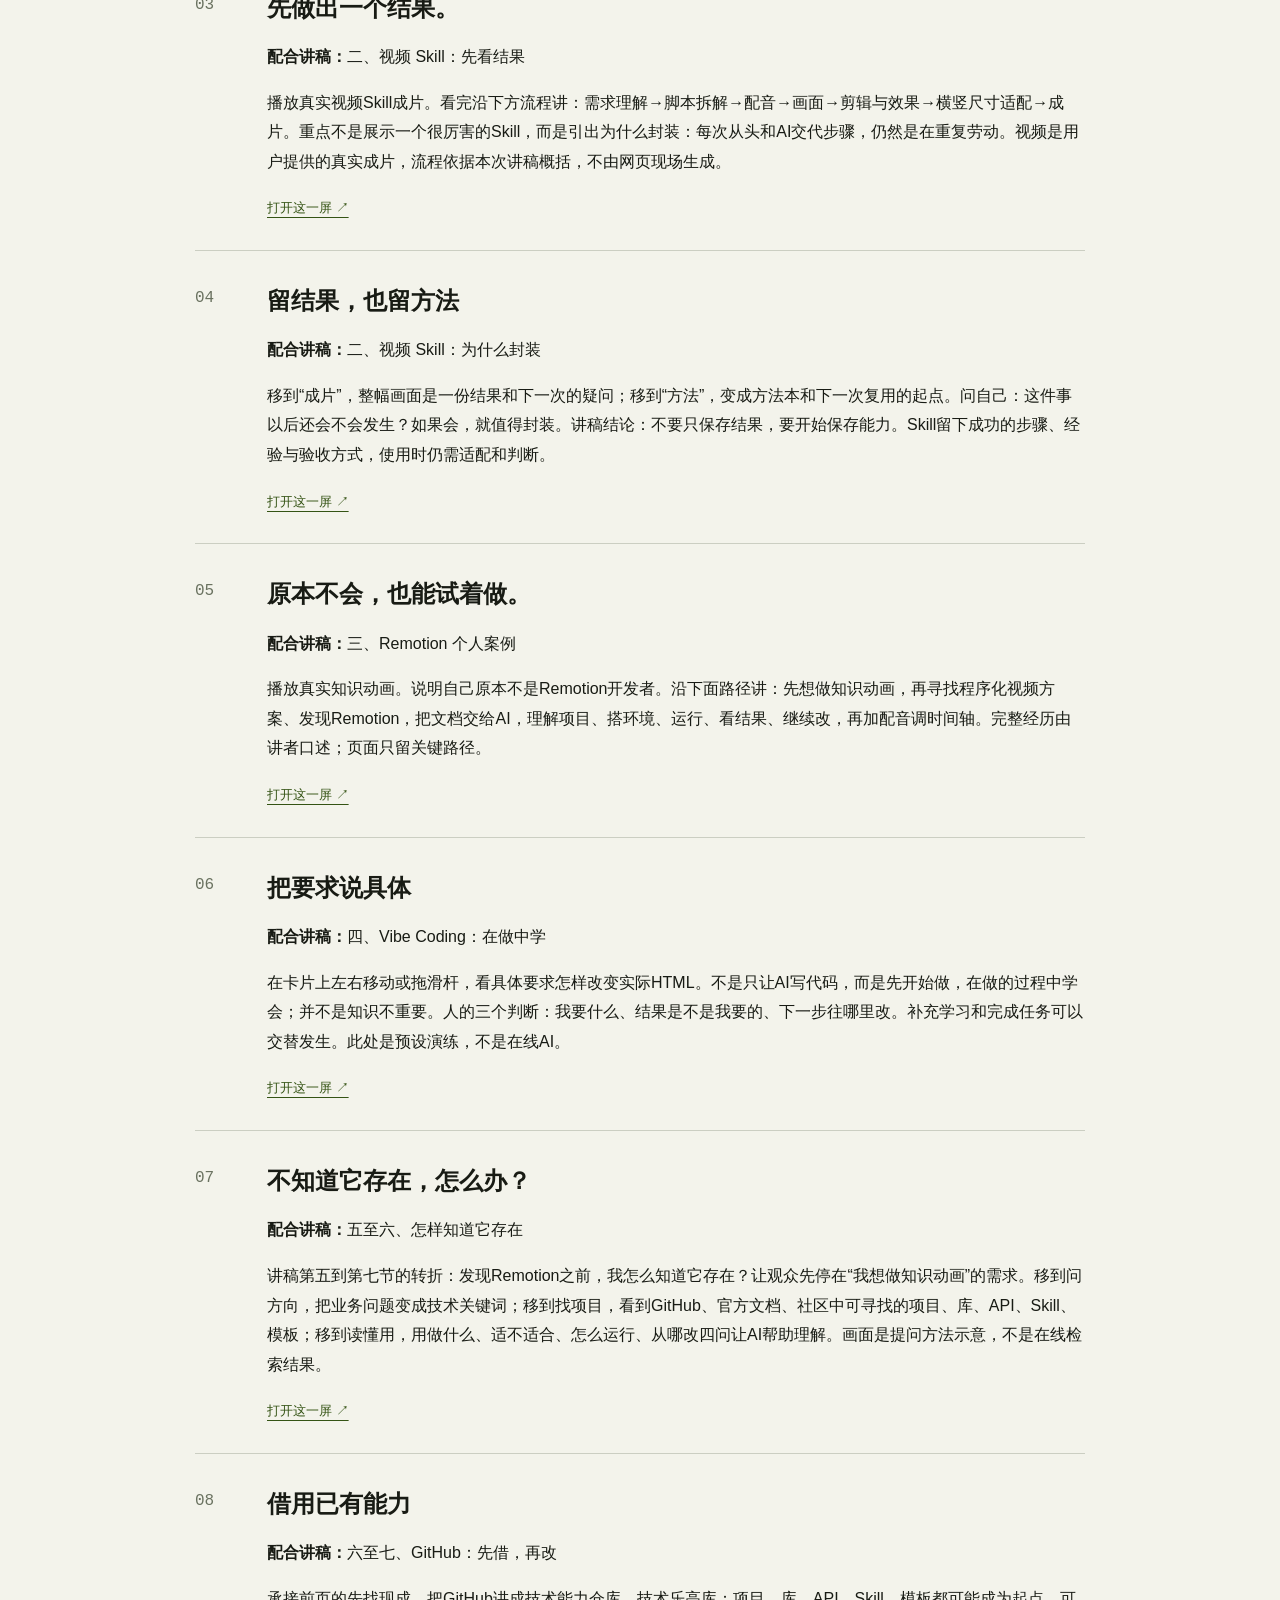
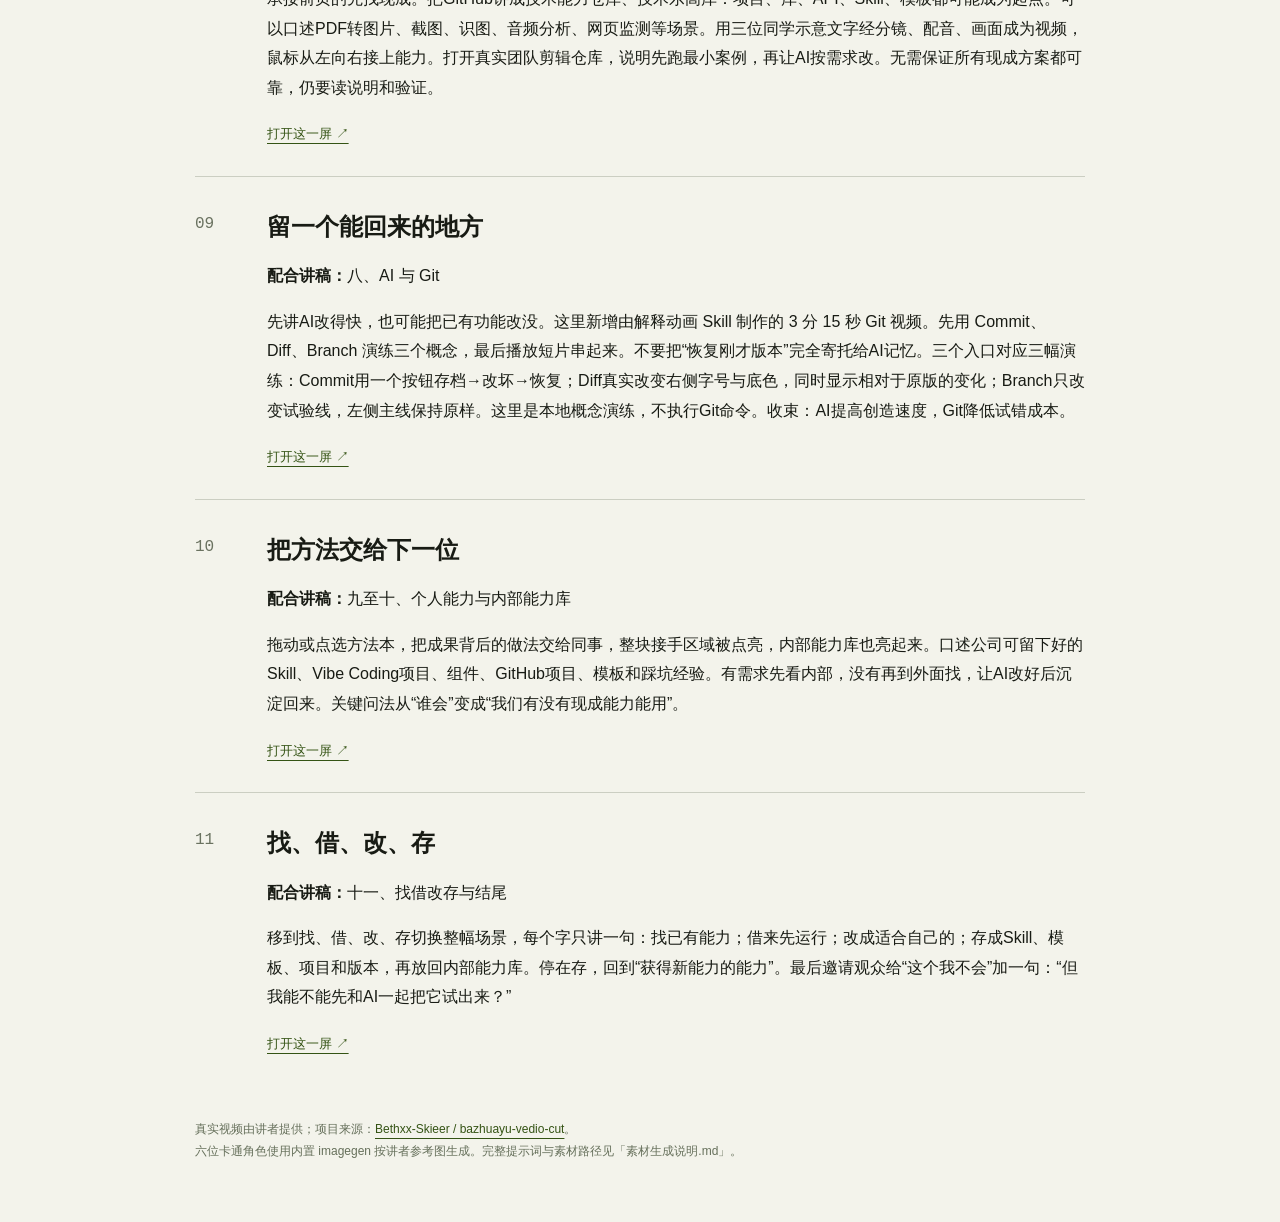
<file: 讲者手册.html>
<!doctype html><html lang="zh-CN"><head><meta charset="utf-8"><meta name="viewport" content="width=device-width,initial-scale=1"><title>数阔夜校 · 讲者手册</title><style>
*{box-sizing:border-box}body{margin:0;background:#f3f3eb;color:#181b14;font-family:'Microsoft YaHei',sans-serif;line-height:1.85}main{max-width:950px;margin:auto;padding:60px 30px}header{border-bottom:2px solid #181b14;padding-bottom:32px}h1{font-size:38px;line-height:1.35}header p{color:#52584c}a{color:#345314;text-underline-offset:5px}nav{padding:24px 0;line-height:2;font-size:14px}section{display:grid;grid-template-columns:48px 1fr;gap:24px;border-top:1px solid #cbcec2;padding:28px 0;break-inside:avoid}.num{font-family:Consolas,monospace;color:#6a7260;padding-top:5px}h2{font-size:24px;margin:0 0 12px}p{font-size:16px;margin:0 0 16px}section a{font-size:13px}aside{background:#e6edce;padding:24px;margin:24px 0}footer{font-size:12px;margin-top:32px;color:#66705b}@media(max-width:600px){main{padding:32px 20px}h1{font-size:30px}section{grid-template-columns:28px 1fr;gap:14px}}@media print{main{padding:0}nav,a{display:none}header{page-break-after:avoid}h1{font-size:28px}h2{font-size:18px}p{font-size:12px}section{padding:14px 0}aside{padding:12px}}
</style></head><body><main><header><p>数阔夜校 / SPEAKER NOTES</p><h1>AI 不是帮你干活，<br>是帮你长能力。</h1><p>11 屏讲稿配合版 · 六位同学 · 画面辅助，讲者主导</p><a href="index.html" target="presentation">打开正式展示 ↗</a></header><nav><b>操作：</b>方向键翻页；F 全屏；G 目录；N 讲解提示；Esc 关闭面板 / 取消拖拽。<br>悬停关键字切换整幅画面；触屏点选，键盘 Tab / Enter 操作。<br>讲解提示显示在当前屏幕，投屏时建议用另一设备查看本手册。</nav><aside><b>讲稿与屏幕的分工</b><p>讲稿提供经历、判断与解释；屏幕只展示当前结论、关键关系和操作后的视觉变化。不必把同屏的所有状态都演一遍，按你的现场节奏选择。</p><b>贯穿的三步</b><p>做一次 → 留下来 → 再用一次。最后用找、借、改、存总结获得能力的方法。</p><b>信息补充在哪</b><p>AIGC 从内容到流程、能力；视频 Skill 的输入到成片流程；Remotion 从目标到做出的路径；Vibe Coding 中人的三个判断；发现技术与读懂项目的方法；Git 的 Commit / Diff / Branch；公司内部能力库。</p><b>演示口径</b><p>三段视频是真实作品。其余互动是浏览器内的概念演练，不连接在线 AI、不生成新视频、不执行真实 Git。Git 三个入口分别用于说明存档、比较差异和隔离试验。</p></aside><section><span class="num">01</span><div><h2>不会，也可以开始</h2><p><b>配合讲稿：</b>开场：不会，所以没有尝试</p><p>不要从Prompt或工具培训开始。先问：还有多少事情，因为“我不会”而没有尝试？可以举不会剪视频、做动画、写前端、甚至不知道该用什么技术的例子。移到人物上，变成“先试出来”。强调今天讲的是获得能力的方式，主线是做一次、留下来、再用一次。</p><a href="index.html#opening" target="presentation">打开这一屏 ↗</a></div></section><section><span class="num">02</span><div><h2>从生成内容，到获得能力</h2><p><b>配合讲稿：</b>一、AIGC 的边界</p><p>用讲稿第一节承接开场。移到内容：大家熟悉的文案、图片、音频、视频、PPT。移到流程：这些产物被组织成连续做事的步骤。移到能力：流程、工具与经验留下来，下一次还能调用。不要把能力理解成瞬间精通，人仍要理解和验收。这是概念示意，下一屏用真实视频Skill举例。</p><a href="index.html#aigc" target="presentation">打开这一屏 ↗</a></div></section><section><span class="num">03</span><div><h2>先做出一个结果。</h2><p><b>配合讲稿：</b>二、视频 Skill：先看结果</p><p>播放真实视频Skill成片。看完沿下方流程讲：需求理解→脚本拆解→配音→画面→剪辑与效果→横竖尺寸适配→成片。重点不是展示一个很厉害的Skill，而是引出为什么封装：每次从头和AI交代步骤，仍然是在重复劳动。视频是用户提供的真实成片，流程依据本次讲稿概括，不由网页现场生成。</p><a href="index.html#video-skill" target="presentation">打开这一屏 ↗</a></div></section><section><span class="num">04</span><div><h2>留结果，也留方法</h2><p><b>配合讲稿：</b>二、视频 Skill：为什么封装</p><p>移到“成片”，整幅画面是一份结果和下一次的疑问；移到“方法”，变成方法本和下一次复用的起点。问自己：这件事以后还会不会发生？如果会，就值得封装。讲稿结论：不要只保存结果，要开始保存能力。Skill留下成功的步骤、经验与验收方式，使用时仍需适配和判断。</p><a href="index.html#workflow" target="presentation">打开这一屏 ↗</a></div></section><section><span class="num">05</span><div><h2>原本不会，也能试着做。</h2><p><b>配合讲稿：</b>三、Remotion 个人案例</p><p>播放真实知识动画。说明自己原本不是Remotion开发者。沿下面路径讲：先想做知识动画，再寻找程序化视频方案、发现Remotion，把文档交给AI，理解项目、搭环境、运行、看结果、继续改，再加配音调时间轴。完整经历由讲者口述；页面只留关键路径。</p><a href="index.html#remotion" target="presentation">打开这一屏 ↗</a></div></section><section><span class="num">06</span><div><h2>把要求说具体</h2><p><b>配合讲稿：</b>四、Vibe Coding：在做中学</p><p>在卡片上左右移动或拖滑杆，看具体要求怎样改变实际HTML。不是只让AI写代码，而是先开始做，在做的过程中学会；并不是知识不重要。人的三个判断：我要什么、结果是不是我要的、下一步往哪里改。补充学习和完成任务可以交替发生。此处是预设演练，不是在线AI。</p><a href="index.html#human-ai" target="presentation">打开这一屏 ↗</a></div></section><section><span class="num">07</span><div><h2>不知道它存在，怎么办？</h2><p><b>配合讲稿：</b>五至六、怎样知道它存在</p><p>讲稿第五到第七节的转折：发现Remotion之前，我怎么知道它存在？让观众先停在“我想做知识动画”的需求。移到问方向，把业务问题变成技术关键词；移到找项目，看到GitHub、官方文档、社区中可寻找的项目、库、API、Skill、模板；移到读懂用，用做什么、适不适合、怎么运行、从哪改四问让AI帮助理解。画面是提问方法示意，不是在线检索结果。</p><a href="index.html#discover" target="presentation">打开这一屏 ↗</a></div></section><section><span class="num">08</span><div><h2>借用已有能力</h2><p><b>配合讲稿：</b>六至七、GitHub：先借，再改</p><p>承接前页的先找现成。把GitHub讲成技术能力仓库、技术乐高库：项目、库、API、Skill、模板都可能成为起点。可以口述PDF转图片、截图、识图、音频分析、网页监测等场景。用三位同学示意文字经分镜、配音、画面成为视频，鼠标从左向右接上能力。打开真实团队剪辑仓库，说明先跑最小案例，再让AI按需求改。无需保证所有现成方案都可靠，仍要读说明和验证。</p><a href="index.html#github" target="presentation">打开这一屏 ↗</a></div></section><section><span class="num">09</span><div><h2>留一个能回来的地方</h2><p><b>配合讲稿：</b>八、AI 与 Git</p><p>先讲AI改得快，也可能把已有功能改没。这里新增由解释动画 Skill 制作的 3 分 15 秒 Git 视频。先用 Commit、Diff、Branch 演练三个概念，最后播放短片串起来。不要把“恢复刚才版本”完全寄托给AI记忆。三个入口对应三幅演练：Commit用一个按钮存档→改坏→恢复；Diff真实改变右侧字号与底色，同时显示相对于原版的变化；Branch只改变试验线，左侧主线保持原样。这里是本地概念演练，不执行Git命令。收束：AI提高创造速度，Git降低试错成本。</p><a href="index.html#git" target="presentation">打开这一屏 ↗</a></div></section><section><span class="num">10</span><div><h2>把方法交给下一位</h2><p><b>配合讲稿：</b>九至十、个人能力与内部能力库</p><p>拖动或点选方法本，把成果背后的做法交给同事，整块接手区域被点亮，内部能力库也亮起来。口述公司可留下好的Skill、Vibe Coding项目、组件、GitHub项目、模板和踩坑经验。有需求先看内部，没有再到外面找，让AI改好后沉淀回来。关键问法从“谁会”变成“我们有没有现成能力能用”。</p><a href="index.html#team" target="presentation">打开这一屏 ↗</a></div></section><section><span class="num">11</span><div><h2>找、借、改、存</h2><p><b>配合讲稿：</b>十一、找借改存与结尾</p><p>移到找、借、改、存切换整幅场景，每个字只讲一句：找已有能力；借来先运行；改成适合自己的；存成Skill、模板、项目和版本，再放回内部能力库。停在存，回到“获得新能力的能力”。最后邀请观众给“这个我不会”加一句：“但我能不能先和AI一起把它试出来？”</p><a href="index.html#ending" target="presentation">打开这一屏 ↗</a></div></section><footer>真实视频由讲者提供；项目来源：<a href="https://github.com/Bethxx-Skieer/bazhuayu-vedio-cut">Bethxx-Skieer / bazhuayu-vedio-cut</a>。<br>六位卡通角色使用内置 imagegen 按讲者参考图生成。完整提示词与素材路径见「素材生成说明.md」。</footer></main></body></html>
</file>
<file: tokens.css>
:root {
  --color-paper: oklch(96% .009 100);
  --color-paper-2: oklch(91% .012 100);
  --color-ink: oklch(17% .007 120);
  --color-night: oklch(15% .007 120);
  --color-panel: oklch(21% .006 120);
  --color-light: oklch(96% .009 100);
  --color-muted: oklch(52% .01 110);
  --color-muted-light: oklch(72% .01 110);
  --color-rule: oklch(80% .012 110);
  --color-rule-dark: oklch(32% .009 110);
  --color-accent: oklch(92% .18 121);
  --color-accent-ink: oklch(36% .08 121);
  --color-error: oklch(74% .14 28);
  --color-overlay: oklch(12% .005 120 / .8);
  --font-display: 'Bahnschrift', 'Microsoft YaHei', 'PingFang SC', sans-serif;
  --font-body: 'Microsoft YaHei', 'PingFang SC', sans-serif;
  --font-mono: 'Cascadia Code', 'Consolas', monospace;
  --space-sm: 8px; --space-md: 16px; --space-lg: 24px;
  --space-xl: 40px; --space-2xl: 64px; --space-3xl: 96px;
  --text-display: clamp(48px, 6.9vw, 112px);
  --text-heading: clamp(38px, 5.2vw, 84px);
  --text-body: clamp(16px, 1.45vw, 24px);
  --ease-out: cubic-bezier(.2,.7,.2,1);
  --ease-in: cubic-bezier(.4,0,1,1);
  --ease-in-out: cubic-bezier(.4,0,.2,1);
  --dur-fast: 180ms; --dur-reveal: 700ms;
  --rule-hair: 1px; --radius-sm: 4px;
}
</file>
<file: style.css>
/* Hallmark · macrostructure: Narrative Workflow · tone: Technology × Editorial · theme: custom (brief-driven)
 * nav: N9 Edge aligned · footer: Ft5 Statement · anchor hue: acid lime
 * pre-emit critique: P5 H5 E4 S5 R4 V5 */
*{box-sizing:border-box}html,body{margin:0;overflow-x:clip}html{scroll-behavior:smooth;scroll-snap-type:y proximity;scroll-padding-top:0}body{font-family:var(--font-body);background:var(--color-night);color:var(--color-light);font-size:var(--text-body);-webkit-font-smoothing:antialiased}button,a,input{-webkit-tap-highlight-color:transparent}button,a{touch-action:manipulation}button{font:inherit;color:inherit;border:0;background:none;cursor:pointer}button:disabled{opacity:.32;cursor:not-allowed}button:active:not(:disabled){transform:translateY(1px)}a{color:inherit;text-decoration:none}button:focus-visible,a:focus-visible,input:focus-visible{outline:3px solid var(--color-accent-ink);outline-offset:5px}.dark button:focus-visible,.dark a:focus-visible,.masthead button:focus-visible,.transport button:focus-visible{outline-color:var(--color-accent)}h1,h2,h3,p{margin:0}h1,h2,h3{font-family:var(--font-display);font-style:normal;overflow-wrap:anywhere;min-width:0}h1{font-size:clamp(44px,5.9vw,98px);font-weight:800;line-height:1.28;letter-spacing:-.06em}h2{font-size:var(--text-heading);font-weight:750;line-height:1.22;letter-spacing:-.045em}small{font-size:12px}button,a{transition:opacity var(--dur-fast) var(--ease-out),transform var(--dur-fast) var(--ease-out)}button:hover:not(:disabled),a:hover{opacity:.75}button, .text-button{white-space:nowrap}img{max-width:100%}[hidden]{display:none!important}.skip{position:fixed;top:-100px;left:24px;background:var(--color-accent);color:var(--color-ink);padding:16px;z-index:100}.skip:focus{top:16px}.masthead{position:fixed;z-index:30;top:0;left:0;width:100%;height:80px;padding:0 3.8vw;display:flex;align-items:center;justify-content:space-between;color:var(--color-light);background:var(--color-night);border-bottom:1px solid var(--color-rule-dark)}.brand{display:flex;align-items:center;gap:12px;font-size:19px;letter-spacing:.08em}.brand-logo{display:block;width:40px;height:40px;object-fit:contain;flex-shrink:0;background:transparent}.brand-en{font-size:10px;font-family:var(--font-mono);letter-spacing:.1em;margin-left:12px;color:var(--color-muted-light)}.header-actions{display:flex;gap:28px;font-size:13px}.header-actions button{padding:10px 0;display:flex;align-items:center;gap:12px}.header-actions small{border:1px solid var(--color-rule-dark);padding:2px 5px;color:var(--color-muted-light)}.scene{position:relative;min-height:100svh;scroll-snap-align:start;overflow:clip;padding:132px 8.5vw 104px;display:flex;align-items:center;isolation:isolate}.scene-content{width:100%;position:relative;z-index:2}.dark{--scene-rule:var(--color-rule-dark);--scene-muted:var(--color-muted-light);background:var(--color-night);color:var(--color-light)}.light{--scene-rule:var(--color-rule);--scene-muted:var(--color-muted);background:var(--color-paper);color:var(--color-ink)}.eyebrow{font-size:13px;letter-spacing:.16em;margin-bottom:32px;line-height:1.6;font-weight:500}.mini-label{font-size:12px;font-family:var(--font-mono);letter-spacing:.1em;color:var(--scene-muted)}.lime{color:var(--color-accent)}.muted{color:var(--scene-muted)}.ink-underline{position:relative;box-shadow:inset 0 -.16em var(--color-accent);padding-bottom:.02em}.text-button{display:inline-flex;align-items:center;justify-content:space-between;gap:32px;padding:12px 0;border-bottom:1px solid currentColor;font-size:15px}.text-button span{font-size:22px}.solid-button,.outline-button{padding:16px 22px;display:inline-flex;align-items:center;justify-content:space-between;gap:24px;font-size:14px}.solid-button{background:var(--color-accent);color:var(--color-ink);font-weight:700}.outline-button{border:1px solid var(--scene-rule)}.bottom-line{display:flex;align-items:center;justify-content:space-between;gap:32px;margin-top:36px}.bottom-line p{font-size:18px;color:var(--scene-muted)}.chapter-rail{position:fixed;right:2.8vw;top:50%;transform:translateY(-50%);z-index:15;display:flex;flex-direction:column;gap:2px}.chapter-rail button{width:24px;height:24px;padding:0;position:relative;display:grid;place-items:center}.chapter-rail button:after{content:'';display:block;width:6px;height:6px;background:var(--color-muted);border-radius:50%;opacity:.35}.chapter-rail button.active:after{background:var(--color-accent-ink);opacity:1}.chapter-rail[data-tone=dark] button:after{background:var(--color-muted-light)}.chapter-rail[data-tone=dark] button.active:after{background:var(--color-accent)}.chapter-rail button:active:not(:disabled),.chapter-rail button.active{transform:none}.transport{position:fixed;bottom:0;width:100%;height:60px;background:var(--color-night);color:var(--color-light);z-index:30;display:flex;align-items:center;justify-content:space-between;padding:0 3.8vw;font-size:12px;font-family:var(--font-mono);border-top:1px solid var(--color-rule-dark)}.transport>div:first-child{display:flex;align-items:center;gap:12px}#current-number{color:var(--color-accent)}#current-title{font-family:var(--font-body);margin-left:16px;color:var(--color-muted-light)}.transport-divider,#total-number,.keyboard-hint{color:var(--color-muted-light)}.keyboard-hint{font-family:var(--font-body);font-size:11px}.keyboard-hint span{margin:0 12px}.transport-buttons{display:flex;gap:4px}.transport-buttons button{border:1px solid var(--color-rule-dark);width:32px;height:32px;font-size:18px}.progress{position:absolute;left:0;bottom:0;width:100%;height:2px;background:var(--color-rule-dark)}#progress-fill{height:100%;display:block;width:100%;background:var(--color-accent);transform:scaleX(.05);transform-origin:left;transition:transform 400ms var(--ease-out)}.js .reveal{opacity:0;transform:translateY(24px);transition:opacity var(--dur-reveal) var(--ease-out),transform var(--dur-reveal) var(--ease-out)}.js .in-view .reveal{opacity:1;transform:none}.js .in-view .reveal:nth-child(2){transition-delay:80ms}.js .in-view .reveal:nth-child(3){transition-delay:140ms}.js .in-view .reveal:nth-child(4){transition-delay:200ms}.vertical-label{position:absolute;right:7.8vw;bottom:125px;writing-mode:vertical-rl;font-family:var(--font-mono);font-size:10px;letter-spacing:.2em;color:var(--color-muted-light)}
/* Opening: the unfinished orbit */
.opening .scene-content{padding:28px 0}.opening h1{position:relative}.opening .eyebrow{margin-bottom:40px;color:var(--color-muted-light)}.opening-bottom{margin-top:48px;display:flex;gap:60px;align-items:center}.opening-bottom>p{font-size:17px;color:var(--color-muted-light)}.opening-orbit{position:absolute;width:650px;height:650px;right:-80px;top:50%;transform:translateY(-46%);opacity:.32;z-index:0}.orbit-ring{position:absolute;border:1px solid var(--color-muted);border-radius:50%;left:50%;top:50%;transform:translate(-50%,-50%)}.r1{width:85%;height:85%}.r2{width:62%;height:62%}.r3{width:38%;height:38%}.orbit-dot{position:absolute;left:21%;top:20%;background:var(--color-accent);width:12px;height:12px;border-radius:50%}.orbit-label{position:absolute;font-size:14px;background:var(--color-night);padding:8px}.l1{top:7%;left:43%}.l2{top:25%;right:16%}.l3{bottom:20%;left:14%}.l4{bottom:8%;right:28%}.l5{top:42%;left:28%}.orbit-center{position:absolute;left:49%;top:42%;font-size:80px;font-family:var(--font-mono)}.cover{min-height:100svh}.cover-art{position:absolute;inset:80px 0 60px;width:100%;height:calc(100% - 140px);object-fit:cover;z-index:0}.cover h2{font-size:clamp(54px,6.7vw,108px);line-height:1.2;max-width:650px}.cover .eyebrow{font-size:12px}.cover-sub{font-size:15px;line-height:1.9;margin-top:36px;max-width:470px}.image-caption{position:absolute;right:8.5vw;bottom:88px;font-family:var(--font-mono);font-size:10px;display:flex;gap:20px}.image-caption span{font-family:var(--font-body)}.english-title{font-size:clamp(54px,7.8vw,126px);line-height:1.02;letter-spacing:-.06em}.tiny-dot{color:var(--color-accent-ink)}.content-types{display:flex;align-items:center;gap:28px;margin-top:38px;color:var(--color-muted);font-size:18px}.type-caption{margin-left:auto;font-size:12px}.capability-steps{display:flex;align-items:center;gap:28px;margin-top:48px;border-top:1px solid var(--scene-rule);padding-top:32px}.capability-steps>span{font-size:clamp(24px,3.1vw,46px);font-weight:650;color:var(--color-muted)}.capability-steps>span.active{color:var(--color-ink);box-shadow:inset 0 -.2em var(--color-accent)}.capability-steps i{font-style:normal;color:var(--color-muted);font-size:24px}
/* The result comes before the explanation */
.media-heading{display:flex;align-items:flex-end;justify-content:space-between;margin-bottom:28px;gap:24px}.media-heading h2{font-size:clamp(34px,4.3vw,64px)}.media-heading .eyebrow{margin-bottom:16px}.media-heading .mini-label{margin-bottom:8px}.media-stage{width:100%;height:clamp(280px,46vh,560px);position:relative;background:var(--color-panel);border:1px solid var(--color-rule-dark);overflow:hidden;color:var(--color-light)}.media-empty{height:100%;display:flex;flex-direction:column;align-items:center;justify-content:center;text-align:center;padding:24px}.media-title{font-size:clamp(24px,3vw,44px);letter-spacing:-.035em;margin:24px 0 12px}.media-status{font-size:13px;color:var(--color-muted-light);margin-bottom:24px}.file-label{cursor:pointer;position:relative}.file-label input{position:absolute;inset:0;opacity:0;width:100%;height:100%;cursor:pointer}.file-label:focus-within{outline:3px solid var(--color-accent);outline-offset:5px}.media-stage video{width:100%;height:100%;object-fit:contain;background:var(--color-night)}.media-replace{position:absolute;top:12px;right:12px;background:var(--color-night);padding:8px 12px;font-size:12px;border:1px solid var(--color-rule-dark)}.media-caption{display:flex;justify-content:space-between;gap:20px;font-size:12px;color:var(--scene-muted);margin-top:16px}.film-symbol{display:flex;gap:10px;transform:rotate(-7deg)}.film-symbol span{width:56px;height:40px;border:1px solid var(--color-muted);display:block}.film-symbol span:nth-child(2){background:var(--color-accent);border-color:var(--color-accent)}.production-flow{margin-top:64px;display:flex;align-items:center;gap:12px}.production-flow>span{flex:1;font-size:clamp(17px,1.8vw,27px);white-space:nowrap;border-top:1px solid var(--scene-rule);padding:20px 0}.production-flow small{display:block;font-family:var(--font-mono);color:var(--scene-muted);margin-bottom:16px}.production-flow i{font-style:normal;color:var(--scene-muted)}.production-flow .final{border-color:var(--color-ink);font-weight:700}.comparison-footer{display:grid;grid-template-columns:1fr 1fr;gap:48px;margin-top:56px;padding-top:24px;border-top:1px solid var(--scene-rule)}.comparison-footer>span{display:flex;justify-content:space-between;font-size:14px;color:var(--scene-muted)}.comparison-footer b{font-size:20px;color:var(--color-ink)}.statement h2{font-size:clamp(43px,5.8vw,92px)}.statement-foot{display:flex;justify-content:space-between;align-items:flex-end;border-top:1px solid var(--scene-rule);margin-top:44px;padding-top:24px}.big-word{font-size:72px;font-family:var(--font-display);letter-spacing:-.05em;font-weight:700}.statement-foot p{font-size:18px;line-height:1.8;color:var(--scene-muted)}.remotion-stage{height:clamp(280px,40vh,500px)}.knowledge-symbol{display:flex;align-items:center;gap:36px;margin-bottom:28px;font-size:34px}.knowledge-symbol span{padding:24px;border:1px solid var(--color-rule-dark)}.knowledge-symbol i{font-style:normal;color:var(--color-accent);font-size:50px}.journey-path{list-style:none;display:grid;grid-template-columns:repeat(4,minmax(0,1fr));gap:0;margin:48px 0 0;padding:0;counter-reset:journey}.journey-path li{counter-increment:journey;position:relative;border-top:1px solid var(--scene-rule);padding:24px 0 24px 34px;font-size:18px;color:var(--color-muted);transition:color var(--dur-fast) var(--ease-out)}.journey-path li:before{content:'0' counter(journey);position:absolute;left:0;top:27px;font:11px var(--font-mono)}.journey-path li.active{color:var(--color-light);border-color:var(--color-accent)}.journey-path li.active:before{color:var(--color-accent)}.learning-columns{display:grid;grid-template-columns:1fr 1.2fr;margin-top:12px}.learning-columns>div{padding:16px 0}.learning-old{border-right:1px solid var(--scene-rule)}.learning-new{padding-left:7vw!important}.learning-columns h2{font-size:clamp(52px,7.5vw,122px);line-height:.96;margin:28px 0 30px;letter-spacing:-.05em}.learning-columns h2 span{font-size:.7em;line-height:1.3;font-weight:400}.learning-old h2{color:var(--color-muted)}.learning-new h2 span{color:var(--color-accent-ink)}.learning-columns p{font-size:17px}.collaboration-diagram{display:flex;justify-content:center;align-items:center;gap:5vw;margin:38px 0}.role-symbol{display:grid;place-items:center;width:116px;height:116px;border-radius:50%;border:1px solid var(--color-rule-dark);font-size:54px;font-weight:600}.role-ai .role-symbol{background:var(--color-accent);color:var(--color-ink);border:0}.collaboration-diagram p{font-size:14px;margin-top:20px;color:var(--scene-muted)}.role-human,.role-ai{display:flex;flex-direction:column;align-items:center}.role-connection{display:flex;flex-direction:column;gap:32px;font-size:14px;color:var(--scene-muted)}.loop-tabs{display:flex;justify-content:center;align-items:center;gap:16px}.loop-tabs button{padding:10px 12px;border-bottom:1px solid var(--color-rule-dark);font-size:14px}.loop-tabs>span{color:var(--scene-muted);font-size:14px}.loop-tabs button.active{border-color:var(--color-accent);color:var(--color-accent)}.loop-explanation{text-align:center;margin-top:24px;font-size:15px;color:var(--scene-muted);min-height:25px}.question h2{font-size:clamp(52px,7vw,108px)}.question-foot{font-size:18px;margin-top:40px;color:var(--scene-muted)}.giant-question{position:absolute;right:13vw;top:48%;transform:translateY(-50%);font-size:clamp(220px,37vw,580px);color:var(--color-paper-2);font-family:var(--font-display);font-weight:900;z-index:0}.github-layout{display:grid;grid-template-columns:1fr 1.1fr;gap:32px;align-items:center}.github-copy h2{font-size:clamp(43px,5.6vw,87px)}.github-copy>p:last-child{margin-top:40px;line-height:1.9;font-size:19px}.capability-map{aspect-ratio:600/520;position:relative;width:100%}.capability-map svg{position:absolute;inset:0;width:100%;height:100%;fill:none;stroke:var(--color-rule-dark);stroke-width:1.5}.map-hub{position:absolute;left:50%;top:50%;transform:translate(-50%,-50%);background:var(--color-accent);color:var(--color-ink);width:160px;height:160px;border-radius:50%;display:flex;align-items:center;justify-content:center;flex-direction:column;font-size:29px;letter-spacing:-.04em}.map-hub span{font-size:10px;margin-top:10px;letter-spacing:0;font-weight:400}.map-node{position:absolute;transform:translate(-50%,-50%);font-size:13px;white-space:nowrap;border:1px solid var(--color-rule-dark);padding:12px 16px;background:var(--color-night)}.n1{left:17%;top:15%}.n2{left:67%;top:11%}.n3{left:87%;top:29%}.n4{left:87%;top:75%}.n5{left:50%;top:90%}.n6{left:13%;top:81%}.n7{left:7.5%;top:46%}.n8{left:32%;top:32%}.n9{left:64%;top:68%}
/* A real repository, a practical question */
.repo-scene h2{font-size:clamp(38px,4.8vw,74px)}.repo-layout{display:grid;grid-template-columns:.85fr 1.15fr;gap:7vw;margin-top:36px}.repo-fact{padding-right:32px;border-right:1px solid var(--scene-rule)}.repo-fact h3{font-size:clamp(25px,3.5vw,48px);margin:18px 0;line-height:1.1;font-weight:400;letter-spacing:-.04em}.repo-fact>p{font-size:16px}.repo-tags{display:flex;gap:18px;font-size:11px;color:var(--scene-muted);margin:18px 0}.repo-fact .text-button{font-size:13px;gap:40px}.source-link{display:block;font-size:11px;color:var(--scene-muted);margin-top:15px}.prompt-questions{display:flex;gap:18px;border-bottom:1px solid var(--scene-rule);margin-bottom:28px}.prompt-questions button{font-size:13px;padding:12px 0}.prompt-questions .active{border-bottom:3px solid var(--color-ink)}#prompt-text{font-size:clamp(18px,2vw,29px);line-height:1.7;margin:18px 0;min-height:145px}.prompt-workbench .text-button{font-size:12px}.copy-status{font-size:12px;margin-left:12px}.repo-flow{display:flex;justify-content:space-between;font-size:14px;gap:8px;margin-top:32px;border-top:1px solid var(--scene-rule);padding-top:24px}.repo-flow i{font-style:normal;color:var(--scene-muted)}.closing-line{font-size:24px;margin-top:28px}
/* Git is a small working demonstration, not a terminal imitation */
.git-heading{display:flex;justify-content:space-between;align-items:flex-end;gap:24px}.git-heading h2{font-size:clamp(37px,4.6vw,72px)}.git-heading .eyebrow{margin-bottom:20px}.git-heading>.mini-label{margin-bottom:10px}.git-timeline{display:flex;align-items:center;justify-content:space-between;margin:30px 0;gap:18px}.git-timeline button{display:flex;flex-direction:column;gap:5px;align-items:flex-start;flex:1;padding:12px 0;border-top:2px solid var(--color-rule-dark)}.git-timeline button b{font:24px var(--font-mono)}.git-timeline button span{font-size:11px;color:var(--scene-muted)}.git-timeline .selected{border-color:var(--color-accent)}.git-timeline .selected b{color:var(--color-accent)}.git-timeline i{font-style:normal;color:var(--scene-muted);font-size:16px}.git-workspace{display:grid;grid-template-columns:1.35fr 1fr;gap:36px}.git-preview{border:1px solid var(--color-rule-dark);padding:24px;background:var(--color-panel);min-height:250px;display:flex;flex-direction:column;justify-content:space-between}.git-visual{display:flex;align-items:center;justify-content:center;gap:40px;margin:18px 0}.git-visual>span{font-size:38px;font-weight:700;line-height:1.25}.demo-orb{width:85px;height:85px;border:1px solid var(--color-light);border-radius:50%;position:relative}.demo-orb:after{content:'';position:absolute;width:24px;height:24px;background:var(--color-accent);border-radius:50%;left:0;top:5px}.git-preview.v2 .demo-orb{border:4px solid var(--color-accent)}.git-preview.v3 .demo-orb{border-radius:0;transform:rotate(15deg);background:var(--color-accent)}.git-preview.v3 .demo-orb:after{background:var(--color-ink)}.git-preview.error{border-color:var(--color-error)}.git-preview.error .git-visual>span{color:var(--color-error);font-family:var(--font-mono);font-size:32px}.git-preview.error .demo-orb{border:2px dashed var(--color-error);border-radius:0}.git-preview.error .demo-orb:after{background:var(--color-error)}#git-status{font-size:12px;color:var(--scene-muted)}.git-controls{display:flex;flex-direction:column;gap:10px;align-items:stretch}.git-controls>.text-button{font-size:12px;margin-top:3px}.git-controls .solid-button,.git-controls .outline-button{padding:13px 18px}.git-concepts{display:flex;justify-content:space-between;border-top:1px solid var(--scene-rule);padding-top:20px;margin-top:28px;font-size:12px;color:var(--scene-muted)}.git-concepts b{font:14px var(--font-mono);color:var(--color-light);margin-right:12px}.diff-panel,.branch-panel{padding:16px;background:var(--color-panel);font-size:12px;line-height:1.7}.diff-panel code{display:flex;flex-direction:column;margin:12px 0;font-family:var(--font-mono);font-size:13px}.diff-panel del{color:var(--color-error);text-decoration:none}.diff-panel ins{color:var(--color-accent);text-decoration:none}.diff-panel p,.branch-panel p{font-size:12px;color:var(--scene-muted)}.branch-panel>span{display:block;font-family:var(--font-mono);color:var(--color-accent)}.branch-panel .text-button{font-size:12px}.speed-row{display:grid;grid-template-columns:1fr 3.1fr;border-top:1px solid var(--scene-rule);padding:30px 0}.speed-name{font-size:clamp(45px,7vw,105px);font-family:var(--font-display);font-weight:700;letter-spacing:-.06em}.speed-row h2{font-size:clamp(36px,4.6vw,70px);position:relative;line-height:1.15}.speed-row h2>span{position:absolute;right:20%;top:0;font-size:clamp(70px,9vw,140px);font-weight:400;color:var(--color-accent-ink)}.speed-foot{font-size:18px;margin-top:16px;color:var(--scene-muted)}
/* A shared ability is a connected ability */
.team-scene h2{font-size:clamp(39px,5vw,77px)}.team-field{position:relative;height:280px;margin-top:18px}.team-object{position:absolute;font-size:14px;padding:11px 17px;border:1px solid var(--color-rule-dark);color:var(--color-muted-light);transition:transform 900ms var(--ease-out),opacity 900ms var(--ease-out);background:var(--color-night)}.o1{left:3%;top:7%;transform:rotate(-8deg)}.o2{left:26%;top:3%;transform:rotate(5deg)}.o3{right:5%;top:5%;transform:rotate(8deg)}.o4{left:8%;top:50%;transform:rotate(5deg)}.o5{right:15%;top:46%;transform:rotate(-6deg)}.o6{left:22%;bottom:4%;transform:rotate(-4deg)}.o7{right:30%;bottom:1%;transform:rotate(5deg)}.o8{right:2%;bottom:5%;transform:rotate(-4deg)}.shared-core{position:absolute;left:50%;top:48%;transform:translate(-50%,-50%);display:flex;align-items:center;justify-content:center;flex-direction:column;width:270px;height:110px;border:1px dashed var(--color-rule-dark);gap:10px;background:var(--color-night)}.shared-core span{font:30px var(--font-display);letter-spacing:-.03em}.shared-core strong{font-size:12px;font-weight:400;color:var(--color-muted-light)}.is-shared .shared-core{border:1px solid var(--color-accent)}.is-shared .shared-core span{color:var(--color-accent);font-size:24px}.is-shared .team-object{color:var(--color-light);border-color:var(--color-muted);transform:rotate(0)}.is-shared .o1{transform:translate(35px,10px)}.is-shared .o2{transform:translate(60px,0)}.is-shared .o3{transform:translate(-30px,0)}.is-shared .o4{transform:translate(15px,0)}.is-shared .o5{transform:translate(50px,0)}.is-shared .o6{transform:translate(0,-15px)}.is-shared .o7{transform:translate(30px,-20px)}.is-shared .o8{transform:translate(-20px,-10px)}.four-actions{display:grid;grid-template-columns:repeat(4,minmax(0,1fr));margin-top:40px}.four-actions>button{display:flex;flex-direction:column;text-align:left;padding:16px 24px;border-left:1px solid var(--scene-rule);align-items:flex-start;gap:18px}.four-actions>button:first-child{border-left:0;padding-left:0}.four-actions small{font:12px var(--font-mono);color:var(--scene-muted)}.four-actions strong{font-size:clamp(64px,10vw,162px);line-height:1.3;font-weight:700;letter-spacing:-.07em;position:relative}.four-actions button.active strong{box-shadow:inset 0 -.1em var(--color-accent)}.four-actions button>span{font-size:15px}.action-detail{display:flex;gap:24px;margin-top:36px;padding-top:24px;border-top:1px solid var(--scene-rule);min-height:100px;align-items:flex-start}.return-arrow{font-size:42px;line-height:1}.action-detail p{font-size:20px;max-width:800px;line-height:1.6}.actions-footer{margin-top:36px;display:flex;justify-content:space-between;align-items:center;font-size:14px;color:var(--scene-muted)}.actions-footer span{font-size:44px}.takeaways{list-style:none;margin:0;padding:0}.takeaways li{display:grid;grid-template-columns:68px 1fr;gap:12px 24px;padding:28px 0;border-top:1px solid var(--scene-rule)}.takeaways li>span{font:16px var(--font-mono);padding-top:10px;color:var(--scene-muted)}.takeaways h2{font-size:clamp(28px,3.5vw,53px)}.takeaways h2 br{display:none}.takeaways li p{grid-column:2;font-size:15px;color:var(--scene-muted)}.ending-question{display:flex;justify-content:space-between;align-items:flex-end;gap:32px;min-height:108px}.ending-question p{font-size:clamp(26px,3.5vw,54px);letter-spacing:-.04em;max-width:900px}.ending-question button{font-size:12px;flex-shrink:0}.ending-rule{height:1px;background:var(--scene-rule);margin:44px 0}.ending h2{font-size:clamp(36px,4.9vw,78px);line-height:1.4}.ending-footer{display:flex;justify-content:space-between;align-items:center;gap:30px;margin-top:60px;font-size:12px;color:var(--scene-muted)}.ending-footer button{font-size:12px}
/* Presentation controls */
dialog{background:var(--color-paper);color:var(--color-ink);border:1px solid var(--color-rule);padding:40px;width:min(900px,90vw);max-height:82svh;overscroll-behavior:contain}dialog::backdrop{background:var(--color-overlay)}.dialog-head{display:flex;justify-content:space-between;align-items:flex-start;gap:24px;margin-bottom:24px}.dialog-head .eyebrow{font-size:11px;margin-bottom:12px}.dialog-head h2{font-size:32px}.dialog-head>button{font-size:32px;line-height:1;padding:4px}#chapter-list{display:grid;grid-template-columns:1fr 1fr;gap:0 32px}#chapter-list button{display:flex;gap:20px;padding:15px 0;border-top:1px solid var(--color-rule);text-align:left;font-size:14px;white-space:normal}#chapter-list button span{font:12px var(--font-mono);color:var(--color-muted)}#chapter-list button.active{font-weight:700}#chapter-list button.active span{color:var(--color-accent-ink)}.dialog-help{font-size:12px;color:var(--color-muted);margin-top:24px;line-height:1.7}#notes-text{font-size:20px;line-height:1.9;white-space:pre-line}.notes-controls{display:flex;justify-content:space-between;margin-top:32px}.notes-controls .outline-button{border-color:var(--color-rule)}#notice{position:fixed;bottom:80px;left:50%;transform:translateX(-50%);font-size:13px;max-width:85vw;z-index:80;background:var(--color-accent);color:var(--color-ink);padding:14px 22px;display:none}#notice.visible{display:block}.noscript{padding:120px 30px;background:var(--color-accent);color:var(--color-ink)}
@media(min-width:1600px){.scene{padding-left:max(8.5vw,calc((100vw - 1500px)/2));padding-right:max(8.5vw,calc((100vw - 1500px)/2))}.scene-content{max-width:1500px;margin-inline:auto}}@media(max-height:760px) and (min-width:900px){.scene{padding-top:114px;padding-bottom:90px}.eyebrow{margin-bottom:20px}.opening h1{font-size:5.5vw}.opening-bottom{margin-top:30px}.git-heading h2{font-size:44px}.git-timeline{margin:16px 0}.git-preview{min-height:200px}.git-concepts{margin-top:16px}.team-field{height:220px}.media-stage{height:37vh}.media-heading h2{font-size:40px}.cover h2{font-size:6vw}.learning-columns h2{font-size:6.6vw}.statement h2{font-size:5.2vw}.collaboration-diagram{margin:24px 0}.role-symbol{width:90px;height:90px;font-size:42px}.four-actions strong{font-size:9vw}}
@media(max-width:900px){.brand-en{display:none}.scene{padding-left:6vw;padding-right:8vw}.chapter-rail{right:2vw}.header-actions{gap:18px}.cover-art{object-position:60% center;opacity:.58}.cover h2{max-width:500px}.github-layout{gap:12px}.map-hub{width:120px;height:120px;font-size:23px}.map-node{padding:9px;font-size:11px}.repo-layout{gap:30px}.prompt-questions{gap:12px}.prompt-questions button{font-size:11px}.production-flow{gap:8px}.production-flow>span{font-size:16px}.git-heading>.mini-label{display:none}.git-workspace{gap:24px}.git-visual{gap:20px}.git-visual>span{font-size:30px}.loop-tabs{gap:8px}.loop-tabs button{padding:10px 7px}.ending-question{align-items:flex-start;flex-direction:column}.cover-sub{font-size:14px}.content-types{gap:18px}}
@media(max-width:600px){html{scroll-snap-type:none}.masthead{height:64px;padding:0 20px}.brand{font-size:16px;gap:8px}.brand-logo{width:25px;height:25px;font-size:23px}.header-actions{gap:16px;font-size:12px}.header-actions small,.header-actions #notes-open,.header-actions span{display:none}.scene{padding:108px 24px 92px;min-height:100svh}.chapter-rail{display:none}.transport{padding:0 20px;height:56px}.keyboard-hint{display:none}#current-title{font-size:10px;max-width:155px;white-space:nowrap;text-overflow:ellipsis;overflow:hidden;margin-left:0}.transport>div:first-child{gap:7px}.transport-buttons button{width:28px;height:28px}.eyebrow{font-size:10px;margin-bottom:24px;letter-spacing:.1em}h1{font-size:clamp(31px,7.3vw,44px);line-height:1.45;letter-spacing:-.055em}h2{font-size:36px;line-height:1.28}.opening .scene-content{padding:0}.opening .eyebrow{margin-bottom:30px}.opening-orbit{right:-320px;opacity:.2;width:580px;height:580px}.opening-bottom{align-items:flex-start;flex-direction:column;gap:24px;margin-top:40px}.opening-bottom>p{font-size:14px}.vertical-label{display:none}.cover-art{inset:64px 0 56px;height:calc(100% - 120px);object-position:55% center;opacity:.35}.cover h2{font-size:clamp(42px,12vw,65px)}.cover-sub{font-size:12px;line-height:1.9;max-width:280px}.image-caption{left:24px;right:24px;bottom:74px;justify-content:space-between;font-size:7px}.english-title{font-size:clamp(35px,9.2vw,54px);letter-spacing:-.055em}.content-types{flex-wrap:wrap;gap:16px;font-size:15px;margin-top:32px}.type-caption{width:100%;margin-left:0;font-size:11px}.capability-steps{gap:12px;margin-top:32px;padding-top:24px;justify-content:space-between}.capability-steps>span{font-size:22px}.capability-steps i{font-size:14px}.bottom-line{flex-direction:column;align-items:flex-start;gap:16px;margin-top:32px}.bottom-line p{font-size:15px;line-height:1.7}.text-button{font-size:13px;gap:26px}.media-heading{align-items:flex-start;margin-bottom:24px}.media-heading .mini-label{display:none}.media-heading h2{font-size:32px}.media-stage,.remotion-stage{height:320px}.media-title{font-size:23px}.media-status{font-size:11px;line-height:1.7}.media-caption{font-size:10px;flex-direction:column;gap:8px}.film-symbol span{width:43px;height:32px}.production-flow{display:grid;grid-template-columns:1fr 20px 1fr;gap:12px;margin-top:36px}.production-flow>span{padding:12px 0;font-size:20px}.production-flow>i:nth-of-type(2),.production-flow>i:nth-of-type(4),.production-flow>i:nth-of-type(6){display:none}.production-flow small{margin-bottom:6px;font-size:10px}.production-flow .final{grid-column:3}.comparison-footer{grid-template-columns:1fr;gap:20px;margin-top:30px;padding-top:20px}.comparison-footer b{font-size:17px}.comparison-footer>span{font-size:13px}.statement h2{font-size:clamp(30px,8vw,44px);line-height:1.4}.statement-foot{align-items:flex-start;flex-direction:column;gap:16px;margin-top:32px}.big-word{font-size:56px}.statement-foot p{font-size:15px}.knowledge-symbol{font-size:23px;gap:16px}.knowledge-symbol span{padding:14px}.journey-path{grid-template-columns:1fr 1fr;gap:0 18px;margin-top:32px}.journey-path li{font-size:13px;padding:20px 0 20px 25px}.journey-path li:before{top:23px;font-size:10px}.learning-columns{gap:20px;grid-template-columns:1fr 1fr}.learning-new{padding-left:0!important}.learning-columns h2{font-size:clamp(32px,10vw,52px);margin:24px 0}.learning-columns p{font-size:12px;line-height:1.7;max-width:110px}.learning-columns .mini-label{font-size:11px}.collaboration-diagram{gap:16px;margin:34px 0}.role-symbol{width:75px;height:75px;font-size:33px}.collaboration-diagram p{font-size:10px;margin-top:12px}.role-connection{font-size:9px;gap:24px}.loop-tabs{flex-wrap:wrap;gap:5px;justify-content:flex-start}.loop-tabs button{font-size:12px;padding:10px 5px}.loop-tabs>span{font-size:11px}.loop-explanation{text-align:left;font-size:13px;line-height:1.8;margin-top:22px}.question h2{font-size:clamp(43px,12vw,65px)}.question-foot{font-size:15px;line-height:1.8}.giant-question{right:-5%;top:45%;font-size:340px}.github-layout{grid-template-columns:1fr}.github-copy h2{font-size:38px}.github-copy>p:last-child{margin-top:24px;font-size:16px}.capability-map{margin-top:24px}.map-hub{width:100px;height:100px;font-size:22px}.map-hub span{font-size:8px;margin-top:6px}.map-node{font-size:10px;padding:8px}.n7{left:11%}.n3{left:85%}.n4{left:85%}.repo-scene h2{font-size:36px}.repo-layout{grid-template-columns:1fr;gap:28px;margin-top:24px}.repo-fact{border-right:0;border-bottom:1px solid var(--scene-rule);padding:0 0 24px}.repo-fact h3{font-size:34px}.repo-fact>p{font-size:14px}.prompt-questions{gap:18px;margin-bottom:20px}.prompt-questions button{font-size:11px}.prompt-workbench .mini-label{font-size:10px}#prompt-text{font-size:19px;min-height:0;margin:16px 0}.repo-flow{flex-wrap:wrap;justify-content:flex-start;gap:12px;font-size:12px}.closing-line{font-size:20px;line-height:1.7}.git-heading h2{font-size:32px}.git-timeline{gap:10px;margin:24px 0}.git-timeline button b{font-size:17px}.git-timeline button span{font-size:9px}.git-timeline i{font-size:12px}.git-workspace{grid-template-columns:1fr;gap:20px}.git-preview{min-height:225px;padding:20px}.git-visual>span{font-size:32px}.git-concepts{gap:14px;flex-wrap:wrap;justify-content:flex-start;font-size:11px}.git-concepts b{font-size:11px;margin-right:6px}.speed-row{grid-template-columns:70px 1fr;gap:18px;padding:30px 0}.speed-name{font-size:43px}.speed-row h2{font-size:32px}.speed-row h2>span{right:0;font-size:65px;top:12px}.speed-foot{font-size:15px}.team-scene h2{font-size:35px}.team-field{height:330px;margin-top:24px}.team-object{font-size:10px;padding:8px 10px}.shared-core{width:200px;height:90px;top:49%}.shared-core span{font-size:24px}.shared-core strong{font-size:10px}.o1{left:0;top:7%}.o2{left:35%;top:0}.o3{right:0;top:16%}.o4{left:0;top:31%}.o5{right:0;top:66%}.o6{left:4%;bottom:12%}.o7{right:32%;bottom:0}.o8{right:0;bottom:0}.is-shared .team-object{transform:rotate(0)}.is-shared .shared-core span{font-size:20px}.four-actions{grid-template-columns:1fr 1fr;gap:24px 20px;margin-top:30px}.four-actions>button{padding:0 0 0 18px;gap:8px}.four-actions>button:nth-child(3){border-left:0;padding-left:0}.four-actions strong{font-size:88px;line-height:1.2}.four-actions small{font-size:10px}.four-actions button>span{font-size:12px}.action-detail{gap:18px;min-height:145px}.action-detail p{font-size:16px}.return-arrow{font-size:30px}.actions-footer{font-size:11px;margin-top:12px;gap:12px;line-height:1.7}.actions-footer span{font-size:34px}.takeaways li{grid-template-columns:28px 1fr;gap:10px 12px;padding:26px 0}.takeaways li>span{font-size:12px;padding-top:6px}.takeaways h2{font-size:26px}.takeaways h2 br{display:block}.takeaways li p{font-size:12px;line-height:1.8}.ending-question p{font-size:29px;line-height:1.4}.ending-question{gap:24px}.ending-rule{margin:34px 0}.ending h2{font-size:32px;line-height:1.5}.ending-footer{flex-direction:column;align-items:flex-start;gap:16px;margin-top:40px;font-size:11px}dialog{width:92vw;padding:24px;max-height:86svh}.dialog-head h2{font-size:25px}#chapter-list{grid-template-columns:1fr}#chapter-list button{font-size:13px;padding:13px 0}.dialog-head .eyebrow{font-size:9px}#notes-text{font-size:16px}.notes-controls{gap:12px}.notes-controls button{font-size:12px;padding:12px}.dialog-help{font-size:11px}}
@media(prefers-reduced-motion:reduce){html{scroll-behavior:auto}*,*:before,*:after{animation:none!important;transition-duration:0ms!important;transition-delay:0ms!important}.js .reveal{transform:none}.js .in-view .reveal{transform:none}}
@media print{html,body{background:var(--color-paper);color:var(--color-ink);overflow:visible}header.masthead,.transport,.chapter-rail,dialog,.vertical-label,.skip,#notice{display:none!important}.scene{min-height:0;page-break-after:always;padding:30px;color:var(--color-ink);background:var(--color-paper);height:185mm}.scene-content{max-width:none}.reveal{opacity:1!important;transform:none!important}.dark{--scene-muted:var(--color-muted);--scene-rule:var(--color-rule)}.lime{color:var(--color-accent-ink)}.cover-art{inset:0;height:100%;opacity:.4}.cover h2{font-size:64px}.opening-orbit{display:none}.media-stage{height:100mm}.image-caption{bottom:20px}.scene button{display:none}.media-empty label{display:none}.team-object{color:var(--color-ink)}.opening h1{font-size:64px}}

/* Fit the complete narrative beat on laptop projectors. */
#prompt-text{white-space:pre-line;overflow-wrap:anywhere;font-size:clamp(20px,2.15vw,31px);min-height:140px}
.repo-fact h3{font-size:clamp(24px,2.7vw,39px)}
.team-connections{position:absolute;inset:0;width:100%;height:100%;opacity:0;stroke:var(--color-rule-dark);stroke-width:1;transition:opacity 700ms var(--ease-out)}
.is-shared .team-connections{opacity:1;stroke:var(--color-muted)}
@media(min-width:900px) and (max-height:850px){
 .scene{padding-top:110px;padding-bottom:85px}
 .eyebrow{margin-bottom:20px}.opening .eyebrow{margin-bottom:30px}
 .opening .scene-content{padding:12px 0}.opening-bottom{margin-top:30px}
 .team-field{height:210px}.team-scene h2{font-size:54px}
 .four-actions{margin-top:24px}.four-actions strong{font-size:110px}.action-detail{margin-top:24px;min-height:70px}.actions-footer{margin-top:16px}
 .git-heading h2{font-size:48px}.git-timeline{margin:18px 0}.git-preview{min-height:210px}.git-concepts{margin-top:18px;padding-top:16px}
 .collaboration-diagram{margin:24px 0}.role-symbol{width:90px;height:90px;font-size:43px}
 .content-types{margin-top:26px}.capability-steps{margin-top:32px;padding-top:24px}
 .english-title{font-size:7vw}.repo-layout{margin-top:24px}.repo-fact h3{font-size:31px}
 .repo-flow{margin-top:24px;padding-top:18px}.closing-line{font-size:21px;margin-top:20px}
 #prompt-text{font-size:24px;min-height:125px}.prompt-questions{margin-bottom:20px}
 .ending-footer{margin-top:40px}.ending-rule{margin:32px 0}
}
@media(max-width:600px){#prompt-text{font-size:19px;min-height:130px}.repo-fact h3{font-size:30px}}

@media(min-width:900px){.media-stage,.remotion-stage{height:clamp(280px,54vh,620px)}.media-heading h2{font-size:clamp(32px,3.7vw,56px)}#remotion .media-heading h2 br{display:none}}
/* Quiet transport chrome: paper on light scenes, ink on dark scenes. */
.masthead{height:68px;padding-inline:4.2vw;border-bottom-color:transparent;transition:background-color 260ms var(--ease-out),color 260ms var(--ease-out),border-color 260ms var(--ease-out)}
.brand-logo{width:34px;height:34px;transition:filter 260ms var(--ease-out)}
.transport{display:none}
body[data-nav-tone="light"] .masthead,body[data-nav-tone="light"] .transport{background:var(--color-paper);color:var(--color-ink);border-color:var(--color-rule)}
body[data-nav-tone="light"] .masthead{border-bottom-color:transparent}
body[data-nav-tone="light"] .brand-logo{filter:brightness(0)}
body[data-nav-tone="light"] .brand-en,body[data-nav-tone="light"] #current-title,body[data-nav-tone="light"] .transport-divider,body[data-nav-tone="light"] #total-number,body[data-nav-tone="light"] .keyboard-hint{color:var(--color-muted)}
body[data-nav-tone="light"] .header-actions small,body[data-nav-tone="light"] .transport-buttons button{border-color:var(--color-rule)}
body[data-nav-tone="light"] .header-actions small{color:var(--color-muted)}
body[data-nav-tone="light"] #current-number{color:var(--color-accent-ink)}
body[data-nav-tone="light"] .progress{background:var(--color-rule)}
body[data-nav-tone="light"] #progress-fill{background:var(--color-accent-ink)}
body[data-nav-tone="light"] .masthead button:focus-visible,body[data-nav-tone="light"] .transport button:focus-visible{outline-color:var(--color-accent-ink)}
/* Presentation-only controls stay available by keyboard, without taking over the stage. */
.header-actions #notes-open{display:none}
.header-actions{gap:20px;font-size:12px;color:var(--color-muted-light)}
.header-actions button{padding:8px 0;gap:8px}
.chapter-rail{right:1.5vw;gap:0;opacity:.72}
.chapter-rail button{width:20px;height:20px}
.chapter-rail button:after{width:5px;height:5px;opacity:.22}
.chapter-rail button.active:after{opacity:.76}
@media(max-width:600px){.masthead{height:56px;padding-inline:20px}.brand-logo{width:25px;height:25px}.transport{display:none}.header-actions{gap:16px}}
</file>
<file: story.css>
/* Hallmark · Illustrated narrative, existing warm paper / lime tokens.
 * pre-emit critique: P5 H5 E4 S5 R5 V4 */
.story-scene{padding:118px 8.5vw 90px}.story-scene h1{font-size:clamp(40px,4.4vw,72px);line-height:1.3;letter-spacing:-.055em}.story-heading{margin-bottom:32px}.story-heading h2{font-size:clamp(36px,4vw,64px);line-height:1.25}.story-heading .eyebrow{font-size:12px;margin-bottom:18px}.story-scene button:hover{opacity:1}.story-scene button{white-space:nowrap}.story-scene .scene-content{max-width:1400px}.cast{display:block;width:240px;aspect-ratio:1;flex-shrink:0;background-image:url('assets/night-school-classmates-clean.webp');background-size:300% 200%;background-position:0 0;background-repeat:no-repeat;pointer-events:none;transform:rotate(var(--lean,0deg));transform-origin:50% 95%;transition:transform 350ms var(--ease-out)}
.cast.maker{background-position:50% 0}.cast.colleague{background-position:100% 0}.cast.planner,.cast.sound,.cast.mentor{background-image:url('assets/night-school-new-classmates.webp')}.cast.sound{background-position:50% 0}.cast.mentor{background-position:100% 0}.cast.learner[data-happy="true"],.cast.planner[data-happy="true"]{background-position:0 100%}.cast.maker[data-happy="true"],.cast.sound[data-happy="true"]{background-position:50% 100%}.cast.colleague[data-happy="true"],.cast.mentor[data-happy="true"]{background-position:100% 100%}
.speech{font-size:18px;line-height:1.6;border:1px solid var(--scene-rule);padding:10px 20px;background:var(--color-paper);color:var(--color-ink);border-radius:18px 18px 18px 0;display:inline-block;white-space:nowrap}.story-person{text-align:center;display:flex;flex-direction:column;align-items:center}.story-person>p:not(.speech){font-size:15px;margin-top:10px}.one-thought{font-size:clamp(20px,2vw,28px);text-align:center;line-height:1.6;margin-top:28px}.gesture-hint{font-size:11px;color:var(--scene-muted);text-align:center;line-height:1.8;margin-top:16px}.story-bottom{display:flex;align-items:center;justify-content:space-between;gap:24px;margin-top:32px;font-size:16px;line-height:1.7}.story-bottom>a{font-size:12px;border-bottom:1px solid var(--scene-rule);padding-bottom:5px;white-space:nowrap}.story-opening{display:grid;grid-template-columns:minmax(0,1.3fr) minmax(0,1fr);align-items:center;gap:30px}.opening-line{font-size:21px;line-height:1.7;margin-top:26px;color:var(--scene-muted)}.opening-cast{position:relative;height:360px;padding:0;display:flex;align-items:flex-end;justify-content:center;isolation:isolate}.opening-cast>.speech{position:absolute;top:0;left:50%;transform:translateX(-50%);z-index:2}.opening-cast .cast{position:absolute;bottom:0;width:260px}.opening-cast>.maker{left:-15px;width:210px;bottom:30px;z-index:-1}.opening-cast .cast:last-of-type{right:-35px;width:210px;bottom:30px;z-index:-1}.opening-cast #hello-person{left:50%;transform:translateX(-50%) rotate(var(--lean,0deg));width:290px}.three-beats{display:flex;align-items:center;justify-content:space-between;gap:24px;border-top:1px solid var(--scene-rule);margin-top:48px;padding-top:26px}.three-beats>span{font-size:25px;font-weight:500}.three-beats small{font:11px var(--font-mono);color:var(--scene-muted);margin-right:18px}.three-beats>i{font-style:normal;color:var(--scene-muted);font-size:26px}
.screening{display:grid;grid-template-columns:minmax(0,1fr) 180px;gap:24px;align-items:end}.story-scene .media-stage{height:min(47vh,540px);min-height:260px}.screening-friend{text-align:center}.screening-friend .cast{width:180px}.screening-friend p{font-size:13px;margin-top:8px;white-space:nowrap}.scene-caption{font-size:12px;color:var(--scene-muted);margin-top:16px}.keepsake-story{display:grid;grid-template-columns:minmax(0,1fr) 70px minmax(0,1fr);align-items:center;max-width:1050px;margin:auto}.keepsake-story>button{display:flex;flex-direction:column;align-items:center;gap:10px;padding:8px 12px 20px;position:relative}.keepsake-story>button:after{content:'';height:4px;background:var(--color-accent);position:absolute;bottom:0;width:0;transition:width 250ms var(--ease-out)}.keepsake-story>button[aria-pressed="true"]:after{width:60%}.keepsake-story .cast{width:240px}.keepsake-story strong{font-size:25px;font-weight:650}.keepsake-story button>span:not(.cast){font-size:15px;color:var(--scene-muted);line-height:1.7}.story-or{text-align:center;font-size:14px;color:var(--scene-muted)}
.clarity-story{display:grid;grid-template-columns:210px minmax(0,1fr) 210px;align-items:center;gap:28px;margin-top:45px}.clarity-story .cast{width:210px}.clarity-story .speech{font-size:15px;padding:9px 13px}.clarity-work{min-width:0}#clarity-card{display:grid;place-items:center;min-height:235px;background:var(--color-paper-2);color:var(--color-muted);padding:26px;cursor:ew-resize;transform:rotate(-2deg);border:1px solid var(--color-rule);transition:transform 300ms var(--ease-out)}#clarity-card:hover{transform:rotate(0)}#clarity-card.clear{background:var(--color-accent);color:var(--color-ink);border-color:var(--color-accent)}#clarity-title{font-size:26px;line-height:1.5;font-weight:700;text-align:center;overflow-wrap:anywhere}.clarity-control{display:flex;align-items:center;gap:14px;margin-top:22px;font-size:11px;white-space:nowrap;color:var(--scene-muted)}.clarity-control input{width:100%;min-width:0;accent-color:var(--color-accent-ink)}
.borrow-route{display:flex;justify-content:space-between;font-size:16px;color:var(--scene-muted);margin-bottom:8px}.borrow-route.complete{color:var(--color-accent-ink)}.borrow-cast{display:grid;grid-template-columns:minmax(0,1fr) 44px minmax(0,1fr) 44px minmax(0,1fr);align-items:center;position:relative}.borrow-cast:before{content:'';position:absolute;left:8%;right:8%;top:47%;border-top:1px dashed var(--scene-rule);z-index:-1}.borrow-cast button{display:flex;flex-direction:column;align-items:center;padding:8px;gap:12px;border-bottom:2px solid transparent}.borrow-cast .cast{width:230px}.borrow-cast strong{font-size:25px}.borrow-cast button>span:not(.cast){font-size:14px;color:var(--scene-muted)}.borrow-cast button[aria-pressed="true"]{border-color:var(--color-accent-ink)}.borrow-cast i{font-size:30px;font-style:normal;text-align:center;color:var(--scene-muted)}
.safety-story{display:grid;grid-template-columns:minmax(0,1fr) 300px;gap:60px;align-items:center}.safety-story .cast{width:250px}.saved-work{position:relative;border:1px solid var(--scene-rule);padding:54px 44px;min-height:270px;display:flex;flex-direction:column;justify-content:center;gap:20px}.saved-work>p{font-size:44px;font-weight:700;letter-spacing:-.04em}.saved-work>span{font-size:17px;color:var(--scene-muted)}.saved-work.broken{border-style:dashed;border-color:var(--color-error)}.saved-work.broken>p{color:var(--color-error)}.saved-work.preview{outline:1px dashed var(--color-accent);outline-offset:6px}#peek-save{position:absolute;right:16px;top:12px;color:var(--color-accent);font-size:12px;padding:8px}.safety-bottom{display:flex;align-items:center;justify-content:space-between;gap:30px;margin-top:32px}.safety-steps{display:flex;gap:24px;align-items:center;color:var(--scene-muted);font-size:20px}.safety-steps .active{color:var(--color-accent)}.safety-steps i{font-style:normal;font-size:17px}.safety-bottom .solid-button{min-width:170px;justify-content:center}
.relay-story{display:grid;grid-template-columns:230px 150px minmax(0,1fr);gap:36px;align-items:center;margin-top:34px}.sender .cast{width:230px}.method-book{position:relative;display:flex;flex-direction:column;align-items:flex-start;justify-content:center;gap:20px;width:150px;min-height:195px;padding:20px 15px 20px 24px;border:1px solid var(--color-ink);border-left:7px solid var(--color-accent-ink);background:var(--color-paper-2);transform:rotate(-7deg);cursor:grab;touch-action:none}.method-book:active{cursor:grabbing}.book-title{font-size:16px;font-weight:650}.book-lines{font-size:13px;line-height:1.9;color:var(--color-muted)}.book-hint{font-size:11px;color:var(--color-accent-ink)}.receivers{text-align:center;min-width:0;padding:18px 0;border:1px dashed transparent;border-radius:16px}.receivers.drop-ready{border-color:var(--color-accent-ink);background:var(--color-paper-2)}.receiver-cast{display:flex;justify-content:center;margin-top:8px}.receiver-cast .cast{width:33.33%;max-width:185px}.receivers>p:last-child{font-size:15px;margin-top:10px}.receivers .speech{font-size:17px}.relay-story.delivered .method-book{transform:rotate(0);border-color:var(--color-accent-ink)}.relay-story.delivered .receivers>p:last-child{color:var(--color-accent-ink)}.book-drag-ghost{position:fixed;z-index:80;pointer-events:none;background:var(--color-paper);color:var(--color-ink);padding:20px 30px;border:1px solid var(--color-ink);border-left:6px solid var(--color-accent-ink);font-size:18px}.method-book.dragging{opacity:.45}
.finale-cast{display:grid;grid-template-columns:repeat(6,minmax(0,1fr));align-items:end;gap:4px;margin-top:32px}.finale-cast button{padding:0;min-width:0;transition:transform 220ms var(--ease-out)}.finale-cast button:hover,.finale-cast button:focus-visible{transform:translateY(-10px)}.finale-cast .cast{width:100%}.finale-words{text-align:center;font-size:24px;line-height:1.7;min-height:42px;margin-top:24px}.final-beats{max-width:720px;margin:30px auto 0;padding-top:24px}.final-beats>span{font-size:24px}.final-note{font-size:13px;color:var(--scene-muted);text-align:center;margin-top:24px}
@media(min-width:901px) and (max-height:850px){.story-heading{margin-bottom:24px}.story-heading h2{font-size:42px}.story-heading .eyebrow{margin-bottom:12px}.story-scene h1{font-size:46px}.opening-cast{height:320px}.opening-cast #hello-person{width:250px}.opening-cast>.maker,.opening-cast .cast:last-of-type{width:185px}.three-beats{margin-top:30px;padding-top:20px}.keepsake-story .cast{width:210px}.keepsake-story strong{font-size:23px}.one-thought{margin-top:24px;font-size:23px}.clarity-story{margin-top:28px;grid-template-columns:180px minmax(0,1fr) 180px;gap:24px}.clarity-story .cast{width:180px}.clarity-story .speech{font-size:13px}#clarity-card{min-height:205px}.borrow-cast .cast{width:200px}.borrow-cast strong{font-size:23px}.borrow-cast button{gap:10px}.story-bottom{margin-top:24px}.safety-story .cast{width:220px}.saved-work{min-height:245px}.safety-bottom{margin-top:24px}.relay-story{grid-template-columns:210px 140px minmax(0,1fr);gap:30px}.sender .cast{width:210px}.method-book{width:140px;min-height:185px}.receiver-cast .cast{max-width:170px}.finale-cast .cast{max-width:200px}.finale-cast{margin-top:16px}.finale-words{margin-top:20px}.screening-friend .cast{width:150px}.screening{grid-template-columns:minmax(0,1fr) 150px}}
@media(min-width:601px) and (max-width:900px){.story-scene{padding:115px 6vw 92px}.story-heading h2{font-size:38px}.story-opening{grid-template-columns:1fr;gap:28px}.story-scene h1{font-size:44px}.opening-cast{height:290px;max-width:440px;width:100%;margin:auto}.opening-cast #hello-person{width:240px}.opening-cast>.maker,.opening-cast .cast:last-of-type{width:190px}.three-beats{margin-top:24px}.screening{grid-template-columns:minmax(0,1fr) 125px;gap:16px}.screening-friend .cast{width:125px}.screening-friend p{font-size:10px}.keepsake-story .cast{width:200px}.keepsake-story strong{font-size:20px}.clarity-story{grid-template-columns:120px minmax(0,1fr) 120px;gap:12px}.clarity-story .cast{width:120px}.clarity-story .speech{font-size:10px;padding:8px}.borrow-cast .cast{width:175px}.borrow-cast strong{font-size:20px}.borrow-cast button>span:not(.cast){font-size:12px}.story-bottom{align-items:flex-start;flex-direction:column;gap:18px}.safety-story{grid-template-columns:minmax(0,1fr) 210px;gap:28px}.safety-story .cast{width:210px}.safety-story .speech{font-size:15px}.saved-work{padding:40px 28px}.saved-work>p{font-size:34px}.relay-story{grid-template-columns:160px 130px minmax(0,1fr);gap:20px}.sender .cast{width:160px}.method-book{width:130px;padding:18px}.receivers .speech{font-size:12px;padding:10px}.sender>p,.receivers>p:last-child{font-size:12px}.finale-words{font-size:23px}}
@media(max-width:600px){.story-scene{padding:100px 24px 86px}.story-heading{margin-bottom:28px}.story-heading h2{font-size:31px;line-height:1.35}.story-heading .eyebrow{font-size:10px;margin-bottom:16px}.story-scene h1{font-size:32px;line-height:1.4}.story-opening{grid-template-columns:minmax(0,1fr);gap:30px}.opening-line{font-size:17px;margin-top:20px}.opening-cast{height:268px;width:100%;max-width:380px;margin:auto}.opening-cast>.speech{font-size:15px;padding:9px 16px}.opening-cast #hello-person{width:220px}.opening-cast>.maker{width:160px;left:-18px}.opening-cast .cast:last-of-type{width:160px;right:-18px}.three-beats{gap:8px;margin-top:24px;padding-top:20px}.three-beats>span{font-size:17px}.three-beats small{display:none}.three-beats>i{font-size:18px}.screening{display:flex;flex-direction:column;align-items:stretch;gap:12px}.story-scene .media-stage{height:auto;min-height:0;aspect-ratio:16/9}.screening-friend{display:flex;align-items:center;justify-content:flex-end;gap:8px}.screening-friend .cast{width:96px}.screening-friend p{font-size:12px}.scene-caption{font-size:10px;margin-top:10px}.media-empty{padding:14px}.media-empty .media-status{margin-bottom:14px;font-size:10px}.media-empty .film-symbol,.media-empty .knowledge-symbol,.media-empty .media-title{display:none}.media-empty .solid-button{font-size:11px;padding:10px 16px}.media-replace{font-size:10px;padding:6px;top:8px;right:8px}.keepsake-story{grid-template-columns:minmax(0,1fr) minmax(0,1fr);gap:12px}.story-or{display:none}.keepsake-story>button{padding:0 0 15px;min-width:0;gap:14px}.keepsake-story .cast{width:100%;max-width:190px}.keepsake-story strong{font-size:15px;white-space:normal;line-height:1.6}.keepsake-story button>span:not(.cast){font-size:11px;line-height:1.8}.one-thought{font-size:20px;line-height:1.8;margin-top:30px}.gesture-hint{font-size:10px;margin-top:16px}.clarity-story{display:grid;grid-template-columns:minmax(0,1fr) minmax(0,1fr);gap:22px 14px;margin-top:0}.clarity-work{grid-column:1/-1;grid-row:2}.clarity-story .story-person:last-child{grid-column:2;grid-row:1}.clarity-story .cast{width:130px;max-width:100%}.clarity-story .speech{font-size:11px;padding:8px 9px}.clarity-story .story-person{min-width:0}#clarity-card{min-height:170px;padding:20px}.clarity-control{margin-top:20px;font-size:10px;gap:12px}.borrow-cast{grid-template-columns:minmax(0,1fr) 12px minmax(0,1fr) 12px minmax(0,1fr)}.borrow-cast .cast{width:100%;max-width:130px}.borrow-cast button{padding:0 0 16px;gap:12px;min-width:0}.borrow-cast strong{font-size:15px}.borrow-cast button>span:not(.cast){display:none}.borrow-cast i{font-size:17px}.borrow-route{font-size:12px;margin-bottom:20px}.story-bottom{flex-direction:column;align-items:flex-start;font-size:16px;gap:20px;margin-top:30px}.story-bottom>a{font-size:11px}.safety-story{grid-template-columns:minmax(0,1fr);gap:24px}.saved-work{min-height:220px;padding:42px 24px 28px}.saved-work>p{font-size:32px}.saved-work>span{font-size:14px;line-height:1.7}.safety-story .story-person{flex-direction:row-reverse;justify-content:center;gap:0}.safety-story .cast{width:120px}.safety-story .speech{font-size:12px;padding:8px 12px}.safety-bottom{margin-top:22px;gap:20px;flex-wrap:wrap}.safety-steps{font-size:16px;gap:14px}.safety-bottom .solid-button{font-size:12px;min-width:140px;padding:14px 18px}.relay-story{grid-template-columns:minmax(0,1fr) 130px;gap:24px 15px;margin-top:0}.sender .cast{width:175px;max-width:100%}.sender>p:not(.speech){font-size:12px}.method-book{width:120px;min-height:168px;padding:15px 12px 15px 18px;gap:13px}.book-title{font-size:14px}.book-lines{font-size:12px}.receivers{grid-column:1/-1;padding:12px 0}.receivers .speech{font-size:14px;padding:9px 15px}.receiver-cast .cast{max-width:130px}.receivers>p:last-child{font-size:13px}.finale-cast{grid-template-columns:repeat(3,minmax(0,1fr));gap:18px 0;margin-top:0}.finale-cast .cast{width:100%;max-width:150px}.finale-words{font-size:20px;min-height:70px;line-height:1.7;margin-top:25px}.final-beats{margin-top:20px}.final-beats>span{font-size:18px}.final-note{font-size:12px;line-height:1.8;margin-top:24px}}
@media(prefers-reduced-motion:reduce){.cast{transform:none!important;transition:none!important}.opening-cast #hello-person{transform:translateX(-50%)!important}#clarity-card,.method-book{transform:none}.finale-cast button:hover{transform:none}}
@media print{.story-scene{height:auto;min-height:180mm;padding:30px}.story-scene button{display:flex}.story-heading h2{font-size:34px}.cast{print-color-adjust:exact;-webkit-print-color-adjust:exact}.safety-bottom .solid-button{display:none}.story-scene .media-stage{height:90mm}}
</file>
<file: focus.css>
/* Whole-scene consequences: the picture carries the explanation. */
.cast{clip-path:inset(1.2% 0 .6% 0)}.opening-cast .cast:last-of-type{right:0}.opening-cast>.maker{left:0}
.keep-theatre{display:grid;grid-template-columns:190px minmax(0,1fr);gap:38px;align-items:center}.keep-choices{display:flex;flex-direction:column;gap:36px}.keep-choices button{display:flex;flex-direction:column;align-items:flex-start;gap:10px;padding:12px 0;border-bottom:2px solid var(--scene-rule)}.keep-choices small{font-size:12px;color:var(--scene-muted)}.keep-choices strong{font-size:58px;line-height:1}.keep-choices [aria-pressed="true"]{border-color:var(--color-accent-ink)}.keep-stage{height:340px;position:relative;background:var(--color-paper-2);overflow:clip;transition:background 400ms var(--ease-out)}.keep-stage[data-mode="method"]{background:var(--color-accent)}.keep-result,.keep-method{position:absolute;inset:0;animation:stage-arrive 450ms var(--ease-out) both}.film-result{position:absolute;left:7%;top:22%;width:48%;height:58%;background:var(--color-night);color:var(--color-light);transform:rotate(-4deg);display:flex;flex-direction:column;align-items:center;justify-content:center;gap:15px}.film-result>span{font-size:70px;line-height:1}.film-result>strong{font-size:23px}.keep-result>.cast{position:absolute;bottom:8px;right:1%;width:250px}.next-question{position:absolute;right:8%;top:30px;font-size:22px}.open-method{position:absolute;left:10%;top:18%;width:230px;height:240px;transform:rotate(-6deg);background:var(--color-paper);color:var(--color-ink);border:1px solid var(--color-ink);border-left:9px solid var(--color-accent-ink);padding:24px}.open-method>span{font-size:12px}.open-method>strong{font-size:55px;display:block;margin:12px 0}.open-method>p{font-size:13px;line-height:1.8}.keep-method>.cast{position:absolute;bottom:4px;right:2%;width:245px}.next-works{position:absolute;left:44%;top:36px;display:flex;gap:12px;transform:rotate(3deg)}.next-works>span{background:var(--color-paper);border:1px solid var(--color-accent-ink);padding:18px 12px;font-size:12px;writing-mode:vertical-rl}
.borrow-cast{transition:background 450ms var(--ease-out);padding:12px 10px}.borrow-cast button[aria-pressed="true"]{background:var(--color-paper-2)}.borrow-route.complete+.borrow-cast{background:var(--color-accent)}.borrow-route.complete+.borrow-cast button{background:transparent}.saved-work{transition:transform 400ms var(--ease-out),background 400ms var(--ease-out)}.saved-work.broken{background:var(--color-error);color:var(--color-ink);transform:rotate(-3deg)}.saved-work.broken>p,.saved-work.broken>span{color:var(--color-ink)}.saved-work.preview{background:var(--color-accent);color:var(--color-ink);transform:rotate(0)}.saved-work.preview>span{color:var(--color-ink)}.saved-work.broken #peek-save,.saved-work.preview #peek-save{color:var(--color-ink)}.relay-story .sender,.receivers,.method-book{transition:transform 500ms var(--ease-out),background 500ms var(--ease-out),opacity 500ms var(--ease-out)}.relay-story.delivered .receivers{background:var(--color-accent);border-color:var(--color-accent-ink)}.relay-story.delivered .sender{transform:scale(.9);opacity:.6}.relay-story.delivered .method-book{transform:translateX(25px) rotate(0) scale(.85)}
.focus-theatre{display:grid;grid-template-columns:135px minmax(0,1fr);gap:36px;align-items:stretch}.focus-words{display:flex;flex-direction:column;justify-content:space-between;gap:10px}.focus-words>button{display:flex;align-items:center;gap:17px;text-align:left;padding:6px 0;color:var(--color-muted);border-bottom:1px solid var(--color-rule)}.focus-words>button>span{font-size:64px;font-family:var(--font-display);font-weight:750;line-height:1.15}.focus-words>button>small{font-size:10px;writing-mode:vertical-rl;letter-spacing:.16em}.focus-words>button[aria-pressed="true"]{color:var(--color-ink);border-bottom:4px solid var(--color-accent-ink)}.focus-stage{height:420px;position:relative;overflow:clip;background:var(--color-paper-2);isolation:isolate}.focus-panel{position:absolute;inset:0;overflow:clip;animation:stage-arrive 450ms var(--ease-out) both}.focus-caption{position:absolute;left:28px;top:23px;font-size:17px;z-index:5}.focus-watermark{position:absolute;right:-15px;bottom:-60px;font-family:var(--font-display);font-weight:900;font-size:280px;line-height:1;color:var(--color-muted);opacity:.1;z-index:-1;pointer-events:none}.focus-find{background:var(--color-night);color:var(--color-light);isolation:isolate}.search-people{position:absolute;left:2%;right:2%;bottom:16px;display:flex;justify-content:space-between;opacity:.23}.search-people .cast{width:205px}.search-spot{position:absolute;left:42%;top:60px;transform:translateX(-50%);text-align:center}.search-spot:before{content:'';position:absolute;width:245px;height:245px;left:50%;top:12px;transform:translateX(-50%);border-radius:50%;background:var(--color-paper);z-index:-1}.search-spot>.cast{width:270px}.search-spot>span:last-child{font-size:13px;color:var(--color-accent);display:block;margin-top:12px}.search-request{position:absolute;right:7%;top:36%;font-size:15px;line-height:1.8;transform:rotate(6deg);background:var(--color-paper);color:var(--color-ink);padding:20px 28px}.search-request strong{font-size:25px}.focus-borrow{background:var(--color-accent);color:var(--color-ink);isolation:isolate}.borrow-person-left{position:absolute;left:2%;bottom:14px;text-align:center}.borrow-person-left>.cast{width:260px}.borrow-person-left>span:last-child,.borrow-person-right>span:last-child{display:block;font-size:14px}.borrow-person-right{position:absolute;right:0;bottom:14px;display:flex;text-align:center;flex-wrap:wrap;justify-content:center;width:42%}.borrow-person-right .cast{width:50%;max-width:225px}.borrow-person-right>span:last-child{width:100%;margin-top:8px}.borrow-bridge{position:absolute;left:31%;width:28%;top:37%;display:flex;justify-content:center;gap:10px;flex-wrap:wrap}.flying-note{border:1px solid var(--color-ink);background:var(--color-paper);padding:14px 12px;font-size:15px;transform:rotate(-7deg);animation:borrow-in 600ms var(--ease-out) both}.flying-note:nth-child(2){transform:rotate(5deg);animation-delay:80ms}.flying-note:nth-child(3){transform:rotate(-3deg);animation-delay:160ms}.borrow-bridge>i{font-style:normal;line-height:.8;font-size:95px;flex-basis:100%;text-align:center}.focus-adapt{background:var(--color-paper-2);color:var(--color-ink);isolation:isolate}.before-poster{position:absolute;left:5%;top:33%;width:205px;height:190px;background:var(--color-paper);color:var(--color-muted);padding:24px;transform:rotate(-10deg);border:1px solid var(--color-rule);display:flex;flex-direction:column;justify-content:center;gap:30px}.before-poster>small{font-size:11px}.before-poster>span{font-size:23px}.after-poster{position:absolute;left:32%;top:20%;width:310px;height:300px;background:var(--color-accent);padding:24px 32px;transform:rotate(4deg);border:1px solid var(--color-ink);animation:poster-in 600ms var(--ease-out) both}.after-poster>small{font-size:11px}.after-poster>strong{display:block;font-size:63px;line-height:1.1;margin:25px 0 18px;letter-spacing:-.06em}.after-poster>span{font-size:12px}.adapt-friend{position:absolute;right:-10px;bottom:4px}.adapt-friend>.cast{width:245px}.focus-keep{background:var(--color-night);color:var(--color-light);isolation:isolate}.archive-friend{position:absolute;left:2%;bottom:7px}.archive-friend>.cast{width:310px}.archive-book{position:absolute;left:47%;top:20%;width:270px;height:295px;border:1px solid var(--color-ink);border-left:14px solid var(--color-accent-ink);padding:28px;background:var(--color-accent);color:var(--color-ink);transform:rotate(5deg);animation:poster-in 550ms var(--ease-out) both}.archive-book>small{font-size:13px}.archive-book>strong{font-size:35px;display:block;line-height:1.35;margin:36px 0}.archive-book>span{font-size:12px}.archive-sheet{position:absolute;left:43%;top:12%;font-size:13px;background:var(--color-paper);color:var(--color-ink);padding:30px;transform:rotate(-12deg);border:1px solid var(--color-rule)}.focus-status{position:absolute;width:1px;height:1px;overflow:hidden;clip-path:inset(50%)}
@keyframes stage-arrive{from{opacity:.3;transform:translateY(12px)}to{opacity:1;transform:translateY(0)}}@keyframes borrow-in{from{opacity:0;translate:60px 0}to{opacity:1;translate:0 0}}@keyframes poster-in{from{opacity:0;scale:.8;translate:20px 25px}to{opacity:1;scale:1;translate:0 0}}
@media(min-width:901px) and (max-height:850px){.focus-stage{height:355px}.focus-words>button>span{font-size:58px}.focus-caption{font-size:15px;top:20px}.search-spot{top:48px}.search-spot>.cast{width:235px}.search-spot:before{width:215px;height:215px}.search-people .cast{width:180px}.search-spot>span:last-child{margin-top:8px}.search-request{right:6%;padding:16px 23px}.borrow-person-left>.cast{width:225px}.borrow-person-right .cast{max-width:185px}.borrow-bridge{top:34%}.flying-note{font-size:13px;padding:10px 12px}.before-poster{width:170px;height:160px}.after-poster{width:265px;height:255px;padding:22px 26px}.after-poster>strong{font-size:52px;margin:20px 0 16px}.adapt-friend>.cast{width:205px}.archive-friend>.cast{width:265px}.archive-book{width:240px;height:255px;padding:22px}.archive-book>strong{font-size:30px;margin:30px 0}.keep-stage{height:310px}.keep-result>.cast,.keep-method>.cast{width:220px}.open-method{height:215px;width:200px;padding:20px}.open-method>strong{font-size:45px;margin:10px 0}.open-method>p{font-size:12px}.next-works{left:44%;top:25px}.keep-choices strong{font-size:52px}}
@media(min-width:601px) and (max-width:900px){.keep-theatre{grid-template-columns:130px minmax(0,1fr);gap:24px}.keep-choices strong{font-size:48px}.keep-stage{height:360px}.film-result{left:5%;top:20%;width:58%;height:48%}.film-result>strong{font-size:17px}.keep-result>.cast,.keep-method>.cast{width:180px;right:0}.next-question{font-size:18px;right:4%}.open-method{left:5%;width:185px;height:230px}.next-works{left:45%;gap:8px}.next-works>span{font-size:10px;padding:14px 8px}.focus-theatre{grid-template-columns:90px minmax(0,1fr);gap:20px}.focus-words>button{gap:10px}.focus-words>button>span{font-size:52px}.focus-words>button>small{font-size:9px}.focus-stage{height:390px}.focus-caption{font-size:14px;left:20px}.search-people .cast{width:145px}.search-spot{left:35%;top:95px}.search-spot>.cast{width:220px}.search-spot:before{width:200px;height:200px}.search-request{right:4%;top:30%;padding:15px}.search-request strong{font-size:18px}.search-request{font-size:12px}.borrow-person-left>.cast{width:190px}.borrow-person-left{left:-5%}.borrow-person-right{width:44%}.borrow-bridge{left:30%;width:28%}.flying-note{font-size:11px;padding:8px}.borrow-bridge>i{font-size:65px}.before-poster{left:4%;width:150px;height:145px;padding:15px}.after-poster{left:28%;top:26%;width:235px;height:260px;padding:23px}.after-poster>strong{font-size:50px}.adapt-friend>.cast{width:170px}.adapt-friend{right:-25px}.archive-friend>.cast{width:215px}.archive-friend{left:-5%;bottom:20px}.archive-book{left:43%;width:220px;height:270px;padding:22px}.archive-book>strong{font-size:29px}}
@media(max-width:600px){.opening-cast .cast:last-of-type{right:0}.opening-cast>.maker{left:0}.keep-theatre{grid-template-columns:minmax(0,1fr);gap:24px}.keep-choices{flex-direction:row;gap:30px}.keep-choices button{flex:1;gap:6px;padding:0 0 12px}.keep-choices strong{font-size:40px}.keep-choices small{font-size:10px}.keep-stage{height:315px}.film-result{left:6%;top:20%;width:64%;height:43%;gap:12px}.film-result>span{font-size:48px}.film-result>strong{font-size:17px}.keep-result>.cast{width:160px;right:-10px;bottom:0}.next-question{font-size:17px;right:7%;top:30px}.open-method{left:7%;top:14%;width:158px;height:217px;padding:18px}.open-method>span{font-size:10px}.open-method>strong{font-size:42px;margin:14px 0}.open-method>p{font-size:12px}.keep-method>.cast{width:155px;right:-8px;bottom:0}.next-works{left:57%;top:20px;gap:5px}.next-works>span{font-size:9px;padding:10px 5px}.next-works>span:last-child{display:none}.relay-story.delivered .method-book{transform:rotate(0) scale(.9)}.focus-theatre{grid-template-columns:minmax(0,1fr);gap:22px}.focus-words{flex-direction:row;gap:14px}.focus-words>button{flex-direction:column;align-items:center;gap:5px;flex:1;padding:0 0 10px}.focus-words>button>span{font-size:44px}.focus-words>button>small{writing-mode:horizontal-tb;letter-spacing:0;font-size:9px}.focus-stage{height:340px}.focus-caption{font-size:12px;left:17px;top:20px}.focus-watermark{font-size:200px;bottom:-25px}.search-people{bottom:15px;left:0;right:0}.search-people .cast{width:33.33%}.search-spot{left:37%;top:106px}.search-spot>.cast{width:175px}.search-spot:before{width:162px;height:162px;top:7px}.search-spot>span:last-child{font-size:10px;margin-top:10px}.search-request{right:5%;top:18%;padding:12px 16px;font-size:10px}.search-request strong{font-size:17px}.borrow-person-left{left:-13%;bottom:27px}.borrow-person-left>.cast{width:170px}.borrow-person-right{width:58%;right:-5%;bottom:28px}.borrow-person-right>span:last-child,.borrow-person-left>span:last-child{font-size:10px}.borrow-bridge{left:13%;top:22%;width:74%;gap:10px}.flying-note{font-size:12px;padding:10px 17px}.borrow-bridge>i{font-size:54px;line-height:1.1}.before-poster{left:6%;top:22%;width:125px;height:150px;padding:15px;gap:20px}.before-poster>span{font-size:19px}.before-poster>small{font-size:9px}.after-poster{left:31%;top:28%;width:170px;height:210px;padding:20px}.after-poster>strong{font-size:38px;margin:20px 0}.after-poster>small,.after-poster>span{font-size:9px}.adapt-friend{right:-24px;bottom:-4px}.adapt-friend>.cast{width:125px}.archive-friend{left:-25px;bottom:7px}.archive-friend>.cast{width:175px}.archive-book{left:41%;top:25%;width:158px;height:215px;padding:18px;border-left-width:8px}.archive-book>small{font-size:10px}.archive-book>strong{font-size:23px;margin:26px 0}.archive-book>span{font-size:9px}.archive-sheet{left:29%;top:20%;font-size:10px;padding:20px}.final-note{font-size:12px}}
@media(max-width:600px){.after-poster{width:180px;padding:18px}.after-poster>strong{font-size:32px;line-height:1.2;margin:22px 0}.adapt-friend{right:-4px}.adapt-friend>.cast{width:110px}.archive-book>strong{font-size:18px;line-height:1.5;margin:29px 0}.archive-book{left:39%;width:155px}}
@media(prefers-reduced-motion:reduce){.focus-panel,.after-poster,.archive-book,.flying-note{animation:none}.relay-story.delivered .sender,.relay-story.delivered .method-book,.saved-work.broken{transform:none}}
</file>
<file: speaker.css>
/* Speaker-led detail is revealed one scene at a time. */
/* Hallmark · pre-emit critique: P4 H4 E4 S5 R5 V4 */
.borrow-links{display:flex;align-items:center;gap:24px;flex-wrap:wrap;justify-content:flex-end}
.borrow-links>a,.borrow-links>button{white-space:nowrap;font-size:13px;line-height:1.7}
.borrow-links>button{padding:6px 0;border-bottom:1px solid var(--color-accent-ink);color:var(--color-accent-ink);font-weight:700}
.borrow-links>button:hover{color:var(--color-ink)}
#projects-dialog{--scene-muted:var(--color-muted);--scene-rule:var(--color-rule);width:min(1120px,94vw);max-height:90svh;padding:30px 36px;border:0;overflow:auto}
#projects-dialog .dialog-head{margin-bottom:18px}
#projects-dialog h2{font-size:34px;letter-spacing:-.035em;font-style:normal;overflow-wrap:anywhere;min-width:0}
#projects-dialog .project-tabs{gap:32px;margin-bottom:16px}
.project-tabs button{white-space:nowrap}
.project-tabs small{font:11px var(--font-mono);margin-left:10px;color:var(--color-muted)}
.project-stage{min-height:430px}
.project-panel{display:grid;grid-template-columns:minmax(0,.82fr) minmax(0,1.5fr);gap:30px;min-height:430px;padding:26px 32px;background:var(--color-paper-2);animation:stage-arrive 300ms var(--ease-out) both}
.project-panel[hidden]{display:none}
.project-mood{position:relative;display:flex;flex-direction:column;align-items:flex-start;justify-content:space-between;min-width:0}
.project-mood>p{font:700 clamp(23px,2.5vw,32px)/1.45 var(--font-display);letter-spacing:-.035em}
.project-mood>.cast{width:190px;align-self:center;margin-block:4px}
.project-mood>small{font-size:11px;color:var(--color-muted)}
.project-list{display:flex;flex-direction:column;justify-content:center;min-width:0}
.project-row{padding:15px 0}
.project-row+.project-row{border-top:1px solid var(--color-rule)}
.project-row-head{display:flex;justify-content:space-between;align-items:baseline;gap:10px;flex-wrap:wrap}
.project-row-head>a{font:700 clamp(16px,1.6vw,22px)/1.5 var(--font-display);white-space:nowrap;transition:transform 180ms var(--ease-out)}
.project-row-head>a>span{font-size:16px;font-weight:400;color:var(--color-muted);display:inline-block;margin-left:7px}
.project-row-head>a:hover{transform:translateX(3px);color:var(--color-accent-ink)}
.project-row-head>small{font-size:10px;color:var(--color-muted);white-space:nowrap}
.project-row>p{font-size:13px;line-height:1.8;color:var(--color-muted);margin-top:5px;overflow-wrap:anywhere}
#projects-explain{background:var(--color-accent)}
#projects-explain .project-row+.project-row{border-color:var(--color-accent-ink)}
#projects-explain .project-row-head>small,#projects-explain .project-row>p,#projects-explain .project-mood>small{color:var(--color-accent-ink)}
#projects-learn{background:var(--color-night);color:var(--color-light)}
#projects-learn .project-row+.project-row{border-color:var(--color-rule-dark)}
#projects-learn .project-row-head>small,#projects-learn .project-row>p,#projects-learn .project-row-head>a>span,#projects-learn .project-mood>small{color:var(--color-muted-light)}
#projects-learn .project-row-head>a:hover{color:var(--color-accent)}
.project-footer{font-size:13px;line-height:1.8;color:var(--color-muted);margin-top:16px}
@media(max-width:768px){
 .borrow-links{justify-content:flex-start;gap:12px 22px}
 #projects-dialog{padding:24px}
 .project-panel{grid-template-columns:minmax(0,1fr);align-content:start;gap:12px;padding:22px 24px;min-height:554px}
 .project-stage{min-height:554px}
 .project-mood{min-height:120px;justify-content:flex-start;gap:12px;padding-right:106px}
 .project-mood>p{font-size:24px}
 .project-mood>.cast{position:absolute;right:0;top:0;width:110px;margin:0}
 .project-list{justify-content:flex-start}
 .project-row{padding:14px 0}
 .project-row-head>a{font-size:20px}
}
@media(max-width:414px){
 #projects-dialog{padding:20px 16px}
 #projects-dialog h2{font-size:29px}
 #projects-dialog .project-tabs{gap:26px}
 .project-tabs small{margin-left:7px}
 .project-panel{padding:20px 18px;min-height:650px}
 .project-stage{min-height:650px}
 .project-mood{padding-right:70px;min-height:112px;gap:9px}
 .project-mood>p{font-size:21px}
 .project-mood>.cast{width:82px;top:14px;right:-6px}
 .project-mood>small{font-size:10px}
 .project-row-head>a{font-size:17px}
 .project-row-head{gap:3px}
 .project-row-head>small{font-size:10px}
 .project-row>p{font-size:12px}
 .project-footer{font-size:11px}
}
@media(prefers-reduced-motion:reduce){.project-panel{animation:none}.project-row-head>a{transition:none}}
.speaker-tabs{display:flex;gap:30px;margin-bottom:22px}.speaker-tabs button{font-size:16px;padding:9px 0;border-bottom:2px solid var(--scene-rule);color:var(--scene-muted)}.speaker-tabs button[aria-pressed="true"]{border-color:var(--color-accent-ink);color:var(--color-ink)}.dark .speaker-tabs button[aria-pressed="true"]{border-color:var(--color-accent);color:var(--color-accent)}.speaker-conclusion{text-align:center;font-size:18px;line-height:1.7;margin-top:24px}.evidence-path{display:flex;align-items:center;gap:20px;margin-top:20px;justify-content:space-between;font-size:13px;color:var(--scene-muted);line-height:1.8}.evidence-path i{font-style:normal}.evidence-path strong{font-weight:500;color:var(--color-ink)}.human-judgments{display:flex;justify-content:center;align-items:center;gap:30px;margin-top:30px;font-size:21px}.human-judgments i{font-style:normal;color:var(--scene-muted);font-size:18px}#human-ai .speaker-conclusion{font-size:14px;color:var(--scene-muted);margin-top:16px}#human-ai .gesture-hint{margin-top:10px}
.growth-stage,.discover-stage{position:relative;height:360px;overflow:clip;background:var(--color-paper-2)}.growth-panel,.discover-panel{position:absolute;inset:0;overflow:clip;animation:stage-arrive 450ms var(--ease-out) both}.growth-person{position:absolute;right:3%;bottom:0}.growth-person .cast{width:300px}.growth-title{position:absolute;left:6%;bottom:40px;font-size:37px;letter-spacing:-.04em}.content-cloud{position:absolute;left:6%;right:36%;top:42px;display:flex;justify-content:flex-start;flex-wrap:wrap;gap:14px 20px}.content-cloud>span{font-size:24px;border:1px solid var(--color-rule);padding:18px 28px;background:var(--color-paper);transform:rotate(-5deg)}.content-cloud>span:nth-child(2n){transform:rotate(5deg)}#growth-flow{background:var(--color-accent)}.flow-ribbon{position:absolute;left:5%;right:32%;top:72px;display:flex;align-items:center;justify-content:space-between;gap:12px}.flow-ribbon>span{font-size:27px;background:var(--color-paper);border:1px solid var(--color-ink);padding:24px 18px}.flow-ribbon>i{font-style:normal;font-size:24px}#growth-ability{background:var(--color-night);color:var(--color-light)}.ability-volume{position:absolute;left:9%;top:15%;width:50%;height:74%;padding:32px 40px;border-left:10px solid var(--color-accent-ink);background:var(--color-accent);color:var(--color-ink);transform:rotate(-3deg);display:flex;flex-direction:column;justify-content:center;gap:24px}.ability-volume small{font-size:13px}.ability-volume strong{font-size:57px;line-height:1.2;letter-spacing:-.05em}.ability-volume>span{font-size:17px}
.discover-panel>.cast{position:absolute;right:3%;bottom:0;width:285px}.question-note{position:absolute;left:5%;top:10%;width:62%;height:78%;padding:28px 34px;background:var(--color-paper);border:1px solid var(--color-rule);transform:rotate(-2deg)}.question-note>small{font-size:12px;color:var(--color-muted)}.question-note>strong{display:block;font-size:32px;line-height:1.5;margin:18px 0}.keyword-trail{display:flex;gap:12px;flex-wrap:wrap}.keyword-trail>span{font-size:13px;background:var(--color-accent);padding:8px 13px}#discover-find{background:var(--color-night);color:var(--color-light)}.project-shelf{position:absolute;left:6%;top:12%;right:32%;display:flex;align-items:flex-end;gap:16px;height:150px}.project-shelf>span{writing-mode:vertical-rl;font-size:25px;border:1px solid var(--color-ink);background:var(--color-paper);color:var(--color-ink);width:67px;padding:26px 19px;height:130px;transform:rotate(-5deg)}.project-shelf>span:nth-child(2n){height:155px;background:var(--color-accent);transform:rotate(3deg)}.where-to-look{position:absolute;left:7%;bottom:36px;display:flex;flex-direction:column;gap:16px}.where-to-look strong{font-size:36px}.where-to-look>span{font-size:14px;color:var(--color-muted-light)}#discover-read{background:var(--color-accent)}.read-map{position:absolute;left:5%;top:16%;width:42%;display:grid;grid-template-columns:minmax(0,1fr) minmax(0,1fr);gap:20px}.read-map>span{padding:24px 20px;font-size:20px;background:var(--color-paper);border-bottom:3px solid var(--color-accent-ink);transform:rotate(-3deg)}.read-map>span:nth-child(2n){transform:rotate(3deg)}.read-claim{position:absolute;left:51%;top:19%;font-size:33px;line-height:1.4;z-index:2}#discover-read>.cast{width:220px;right:3%;bottom:0}
.git-demonstrations{min-height:360px}.git-demonstration{animation:stage-arrive 350ms var(--ease-out) both}.git-demonstration .saved-work{min-height:230px}.git-demonstration .saved-work>p{font-size:38px}.git-demonstration .safety-story{grid-template-columns:minmax(0,1fr) 250px;gap:45px}.git-demonstration .safety-story .cast{width:215px}.git-demonstration .safety-story .speech{font-size:16px}.git-demonstration .safety-bottom{margin-top:18px}.comparison-posters{display:grid;grid-template-columns:minmax(0,1fr) 50px minmax(0,1fr);align-items:center;gap:20px}.comparison-posters>i{font-style:normal;font-size:35px;text-align:center;color:var(--color-muted-light)}.demo-poster{background:var(--color-paper-2);color:var(--color-ink);border:1px solid var(--color-rule);min-height:230px;padding:24px 30px;display:flex;flex-direction:column;justify-content:space-between;gap:20px;transition:background 400ms var(--ease-out),transform 400ms var(--ease-out)}.demo-poster>span{font-size:13px}.demo-poster>strong{font-size:24px}.demo-poster>small{font-size:12px;color:var(--color-muted)}.demo-poster.revised,.demo-poster[data-variant="1"]{background:var(--color-accent);transform:rotate(2deg);border-color:var(--color-accent)}.demo-poster.revised>strong,.demo-poster[data-variant="1"]>strong{font-size:40px;line-height:1.2}.demo-poster[data-variant="2"]{background:var(--color-panel);border-color:var(--color-accent);color:var(--color-accent);transform:rotate(-2deg)}.demo-poster[data-variant="2"]>strong{font-size:36px}.demo-poster[data-variant="2"]>small{color:var(--color-muted-light)}.demo-controls{display:flex;align-items:center;justify-content:space-between;gap:20px;margin-top:26px}.demo-controls>p{font-size:16px;line-height:1.6;color:var(--color-muted-light)}.demo-controls>.solid-button{flex-shrink:0}.git-demonstrations+.gesture-hint{margin-top:12px}
#team .relay-story{margin-top:12px}#team .sender .cast{width:190px}#team .receiver-cast .cast{max-width:145px}#team .method-book{min-height:170px;width:135px;gap:14px}#team .one-thought{margin-top:18px;font-size:23px}.library-shelf{display:flex;align-items:flex-end;justify-content:center;gap:16px;margin-top:22px;height:58px}.library-shelf>span:not(.library-label){font-size:13px;padding:16px 18px;background:var(--color-paper-2);border:1px solid var(--color-rule);border-bottom:4px solid var(--color-muted);transform:translateY(5px);opacity:.5;transition:transform 500ms var(--ease-out),background 500ms var(--ease-out),opacity 500ms var(--ease-out)}.library-shelf>.library-label{font-size:11px;color:var(--scene-muted);align-self:center;margin-right:15px}#team[data-shared="true"] .library-shelf>span:not(.library-label){background:var(--color-accent);border-color:var(--color-accent-ink);transform:translateY(0);opacity:1}#team[data-shared="true"] .library-shelf>span:nth-child(2n){transform:translateY(-7px)}
@media(min-width:901px) and (max-height:850px){.speaker-tabs{gap:28px;margin-bottom:18px}.speaker-tabs button{font-size:14px;padding:8px 0}.growth-stage,.discover-stage{height:300px}.growth-person .cast{width:240px}.growth-title{font-size:32px;bottom:30px}.content-cloud{top:32px;gap:12px}.content-cloud>span{font-size:21px;padding:15px 24px}.flow-ribbon{top:65px}.flow-ribbon>span{font-size:23px;padding:20px 15px}.ability-volume{padding:24px 34px;gap:20px}.ability-volume strong{font-size:48px}.ability-volume>span{font-size:15px}.speaker-conclusion{margin-top:20px;font-size:17px}.discover-panel>.cast{width:245px}.question-note{padding:22px 28px}.question-note>strong{font-size:29px;margin:16px 0}.keyword-trail>span{font-size:11px;padding:6px 10px}.project-shelf{height:125px;top:8%;gap:14px}.project-shelf>span{font-size:22px;width:60px;height:110px;padding:23px 17px}.project-shelf>span:nth-child(2n){height:130px}.where-to-look{bottom:25px;gap:12px}.where-to-look strong{font-size:30px}.read-map{gap:18px}.read-map>span{padding:19px 16px;font-size:19px}.read-claim{font-size:29px;top:14%}#discover-read>.cast{width:175px}.git-demonstrations{min-height:305px}.git-demonstration .saved-work{min-height:195px;padding:40px 30px}.git-demonstration .saved-work>p{font-size:33px}.git-demonstration .safety-story .cast{width:170px}.git-demonstration .safety-story .speech{font-size:14px}.git-demonstration .safety-story{grid-template-columns:minmax(0,1fr) 215px}.git-demonstration .safety-bottom{margin-top:12px}.git-demonstration .safety-bottom .solid-button,.demo-controls .solid-button{padding:13px 20px;font-size:13px}.demo-poster{min-height:210px}.demo-controls{margin-top:22px}.demo-controls>p{font-size:15px}#team .relay-story{grid-template-columns:190px 135px minmax(0,1fr);gap:28px}#team .sender .cast{width:175px}#team .receiver-cast .cast{max-width:140px}#team .receivers .speech{font-size:15px}#team .receivers{padding:14px 0}#team .one-thought{font-size:21px;margin-top:15px}.library-shelf{margin-top:15px;height:50px}.library-shelf>span:not(.library-label){font-size:12px;padding:12px 16px}.evidence-path{font-size:12px;gap:16px;margin-top:16px}.human-judgments{font-size:19px;margin-top:22px;gap:24px}}
@media(min-width:601px) and (max-width:900px){.speaker-tabs{gap:24px}.speaker-tabs button{font-size:14px}.growth-person .cast{width:225px}.growth-title{font-size:28px}.content-cloud{right:30%;gap:12px}.content-cloud>span{font-size:20px;padding:16px 22px}.flow-ribbon{left:5%;right:5%;top:45px;justify-content:flex-start}.flow-ribbon>span{font-size:22px;padding:20px 16px}.growth-title{bottom:42px}.ability-volume{left:6%;width:57%;padding:22px 25px}.ability-volume strong{font-size:42px}.ability-volume>span{font-size:13px}.discover-panel>.cast{width:190px;right:0}.question-note{width:73%;padding:26px}.question-note>strong{font-size:27px}.keyword-trail>span{font-size:11px;padding:8px}.project-shelf{right:22%;gap:10px}.project-shelf>span{width:57px;font-size:22px;padding:26px 15px}.where-to-look strong{font-size:29px}.read-map{width:55%;gap:14px}.read-map>span{font-size:17px;padding:24px 14px}.read-claim{left:64%;top:21%;font-size:23px}#discover-read>.cast{width:155px;right:0}.git-demonstration .safety-story{grid-template-columns:minmax(0,1fr) 190px;gap:24px}.git-demonstration .safety-story .cast{width:180px}.git-demonstration .safety-story .speech{font-size:13px}.git-demonstrations{min-height:335px}.demo-poster{padding:24px;min-height:225px}.demo-controls>p{font-size:14px}.evidence-path{flex-wrap:wrap;gap:10px 16px;font-size:11px;justify-content:flex-start}#team .relay-story{grid-template-columns:150px 130px minmax(0,1fr);gap:16px}#team .sender .cast{width:150px}#team .receivers .speech{font-size:12px}.library-shelf{gap:10px}.library-shelf>.library-label{margin-right:4px}.library-shelf>span:not(.library-label){padding:15px 12px;font-size:12px}.human-judgments{font-size:17px;gap:24px}}
@media(max-width:600px){.speaker-tabs{gap:22px;margin-bottom:22px;flex-wrap:wrap}.speaker-tabs button{font-size:14px;padding:8px 0}.growth-stage,.discover-stage{height:340px}.growth-person{right:-10px;bottom:2px}.growth-person .cast{width:165px}.growth-title{left:7%;bottom:39px;font-size:24px;max-width:52%;line-height:1.4}.content-cloud{left:6%;right:5%;top:32px;gap:12px}.content-cloud>span{font-size:18px;padding:12px 18px}.flow-ribbon{left:6%;right:6%;top:55px;gap:8px;flex-wrap:wrap;justify-content:flex-start}.flow-ribbon>span{font-size:18px;padding:17px 14px}.flow-ribbon>i{font-size:16px}.ability-volume{left:6%;top:12%;width:78%;height:68%;padding:23px 20px;gap:19px}.ability-volume strong{font-size:36px}.ability-volume small{font-size:10px}.ability-volume>span{font-size:12px}#growth-ability .growth-person .cast{width:145px}.speaker-conclusion{font-size:16px;line-height:1.8;margin-top:22px}.evidence-path{flex-wrap:wrap;gap:8px 12px;justify-content:flex-start;font-size:11px;line-height:1.9;margin-top:18px}.human-judgments{gap:9px;justify-content:space-between;margin-top:26px;font-size:14px}.human-judgments>i{font-size:12px}#human-ai .speaker-conclusion{font-size:12px}.discover-panel>.cast{width:145px;right:-6px;bottom:0}.question-note{left:6%;top:9%;width:87%;height:70%;padding:20px}.question-note>small{font-size:10px}.question-note>strong{font-size:22px;margin:18px 0;line-height:1.5}.keyword-trail{gap:8px}.keyword-trail>span{font-size:10px;padding:7px}.project-shelf{top:12%;left:7%;right:5%;gap:8px;height:125px}.project-shelf>span{width:42px;font-size:19px;height:105px;padding:20px 10px}.project-shelf>span:nth-child(2n){height:125px}.where-to-look{left:7%;bottom:55px;max-width:60%;gap:14px}.where-to-look strong{font-size:24px}.where-to-look>span{font-size:10px;line-height:1.8}.read-map{left:6%;top:10%;width:88%;gap:13px}.read-map>span{font-size:16px;padding:18px 13px}.read-claim{left:7%;top:auto;bottom:46px;font-size:23px}#discover-read>.cast{width:130px;right:-10px}.git-demonstrations{min-height:0}.git-demonstration .safety-story{grid-template-columns:minmax(0,1fr);gap:20px}.git-demonstration .saved-work{min-height:190px;padding:44px 24px 28px}.git-demonstration .saved-work>p{font-size:29px}.git-demonstration .safety-story .cast{width:105px}.git-demonstration .safety-story .speech{font-size:12px}.git-demonstration .safety-bottom{margin-top:20px}#git .speaker-tabs{gap:16px;justify-content:space-between}#git .speaker-tabs button{font-size:10px}.comparison-posters{grid-template-columns:minmax(0,1fr);gap:14px}.comparison-posters>i{font-size:20px;transform:rotate(90deg);height:22px}.demo-poster{min-height:158px;padding:18px 22px;gap:15px}.demo-poster>span{font-size:11px}.demo-poster>small{font-size:11px}.demo-poster.revised>strong,.demo-poster[data-variant="1"]>strong{font-size:40px}.demo-controls{flex-direction:column;align-items:flex-start;gap:18px;margin-top:24px}.demo-controls>p{font-size:14px}.demo-controls .solid-button{font-size:12px;padding:13px 18px}.git-demonstrations+.gesture-hint{margin-top:22px;font-size:9px}#team .relay-story{grid-template-columns:minmax(0,1fr) 120px;gap:20px 14px}#team .sender .cast{width:155px;max-width:100%}#team .method-book{width:120px;min-height:168px}#team .one-thought{font-size:19px;margin-top:15px}#team .receiver-cast .cast{max-width:130px}.library-shelf{height:auto;min-height:70px;flex-wrap:wrap;justify-content:flex-start;gap:12px 8px;margin-top:22px}.library-shelf>.library-label{width:100%;font-size:10px;margin:0}.library-shelf>span:not(.library-label){font-size:11px;padding:10px 11px}.opening-line{font-size:16px}.borrow-route{gap:18px;line-height:1.6}.borrow-route>span:first-child{max-width:68%}}
.comparison-posters{padding:10px}
/* Keep the player frame proportional to the footage, including wide screens. */
:is(#video-skill,#remotion){--screen-width:min(1120px,calc(max(300px,100svh - 260px) * 16 / 9))}
:is(#video-skill,#remotion) .scene-content{width:100%;max-width:var(--screen-width);margin-inline:auto}
:is(#video-skill,#remotion) .screening{display:block}
:is(#video-skill,#remotion) .media-stage{height:auto;min-height:0;aspect-ratio:16/9;border:0}
:is(#video-skill,#remotion) .media-stage video{display:block;width:100%;height:100%;object-fit:contain}
:is(#video-skill,#remotion) .screening-meta{display:flex;align-items:center;gap:24px;min-height:76px;padding-top:8px}
:is(#video-skill,#remotion) .screening-friend{display:flex;flex-direction:row;align-items:center;gap:6px;flex:0 0 158px}
:is(#video-skill,#remotion) .screening-friend .cast{width:64px;max-width:none}
:is(#video-skill,#remotion) .screening-friend p{margin:0;font-size:12px;line-height:1.8;white-space:normal;color:var(--scene-muted);text-align:left;text-wrap:balance}
:is(#video-skill,#remotion) .evidence-path{width:auto;flex:1;gap:6px 12px;flex-wrap:wrap;justify-content:flex-start;margin:0;font-size:12px}
:is(#video-skill,#remotion) .evidence-path>span,:is(#video-skill,#remotion) .evidence-path>strong{white-space:nowrap}
/* The Git video opens the concept; the three existing tabs remain hands-on demos. */
#git .git-demonstrations:has(.git-video:not([hidden])){min-height:0}
#git:has(.git-video:not([hidden])){padding-top:92px;padding-bottom:68px}
#git:has(.git-video:not([hidden])) .story-heading{margin-bottom:16px}
#git:has(.git-video:not([hidden])) .speaker-tabs{margin-bottom:12px}
#git:has(.git-video:not([hidden])) .gesture-hint{display:none}
#git .git-video-stage{width:100%;max-width:min(760px,max(520px,calc((100svh - 405px) * 16 / 9)));height:auto;min-height:0;aspect-ratio:16/9;margin-inline:auto;border:1px solid var(--color-rule-dark)}
#git .git-video-stage video{display:block;width:100%;height:100%;object-fit:contain}
#git .git-video-credit{max-width:780px;margin:10px auto 0;text-align:center;font-size:11px;line-height:1.7;color:var(--color-muted-light)}
#git .git-video-credit span{display:block;font-size:10px}
@media(max-width:900px){
 :is(#video-skill,#remotion) .scene-content{max-width:760px}
 :is(#video-skill,#remotion) .screening-meta{gap:16px}
}
@media(max-width:600px){
 :is(#video-skill,#remotion) .screening-meta{flex-wrap:wrap;gap:8px;padding-top:16px}
 :is(#video-skill,#remotion) .evidence-path{flex-basis:100%;font-size:11px}
 :is(#video-skill,#remotion) .screening-friend{flex-basis:auto;margin-left:auto}
 :is(#video-skill,#remotion) .screening-friend .cast{width:52px}
}
@media(prefers-reduced-motion:reduce){.growth-panel,.discover-panel,.git-demonstration{animation:none}.demo-poster{transition:none}.library-shelf>span{transition:none}}
</file>
